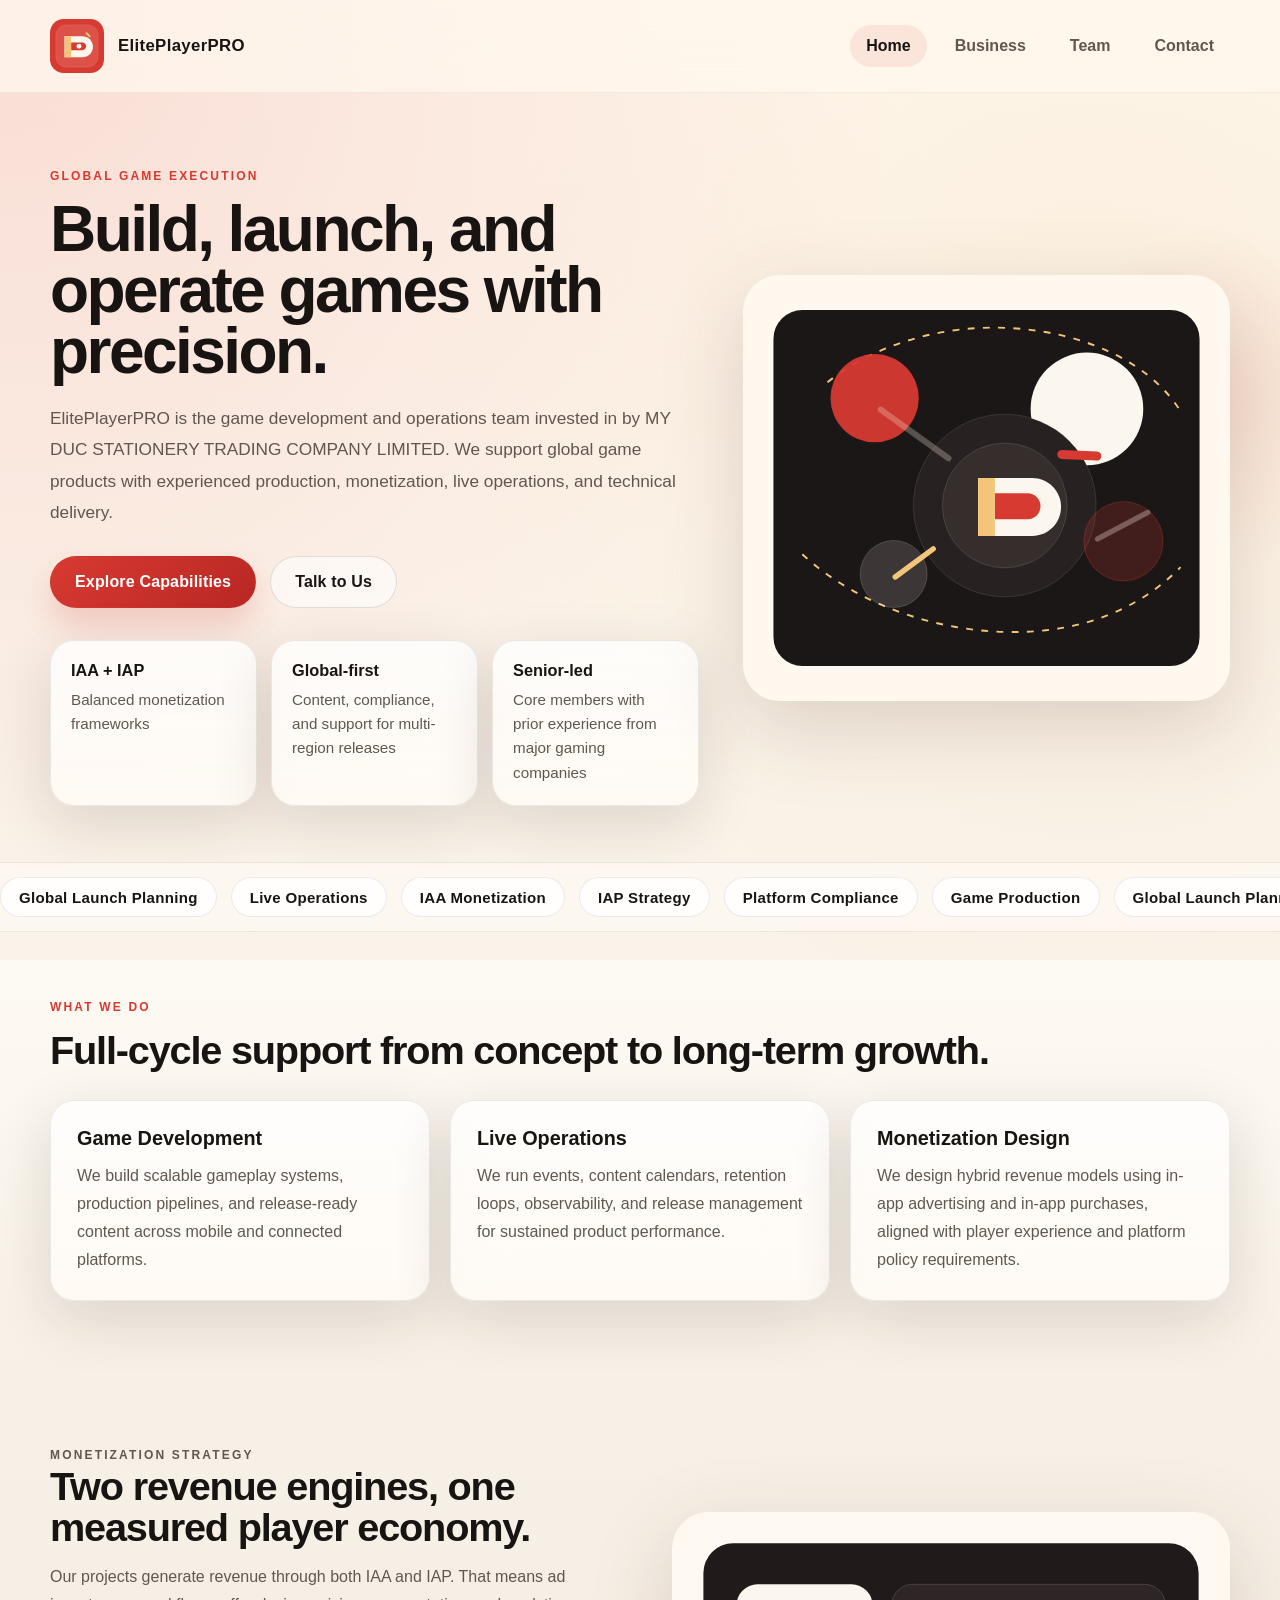
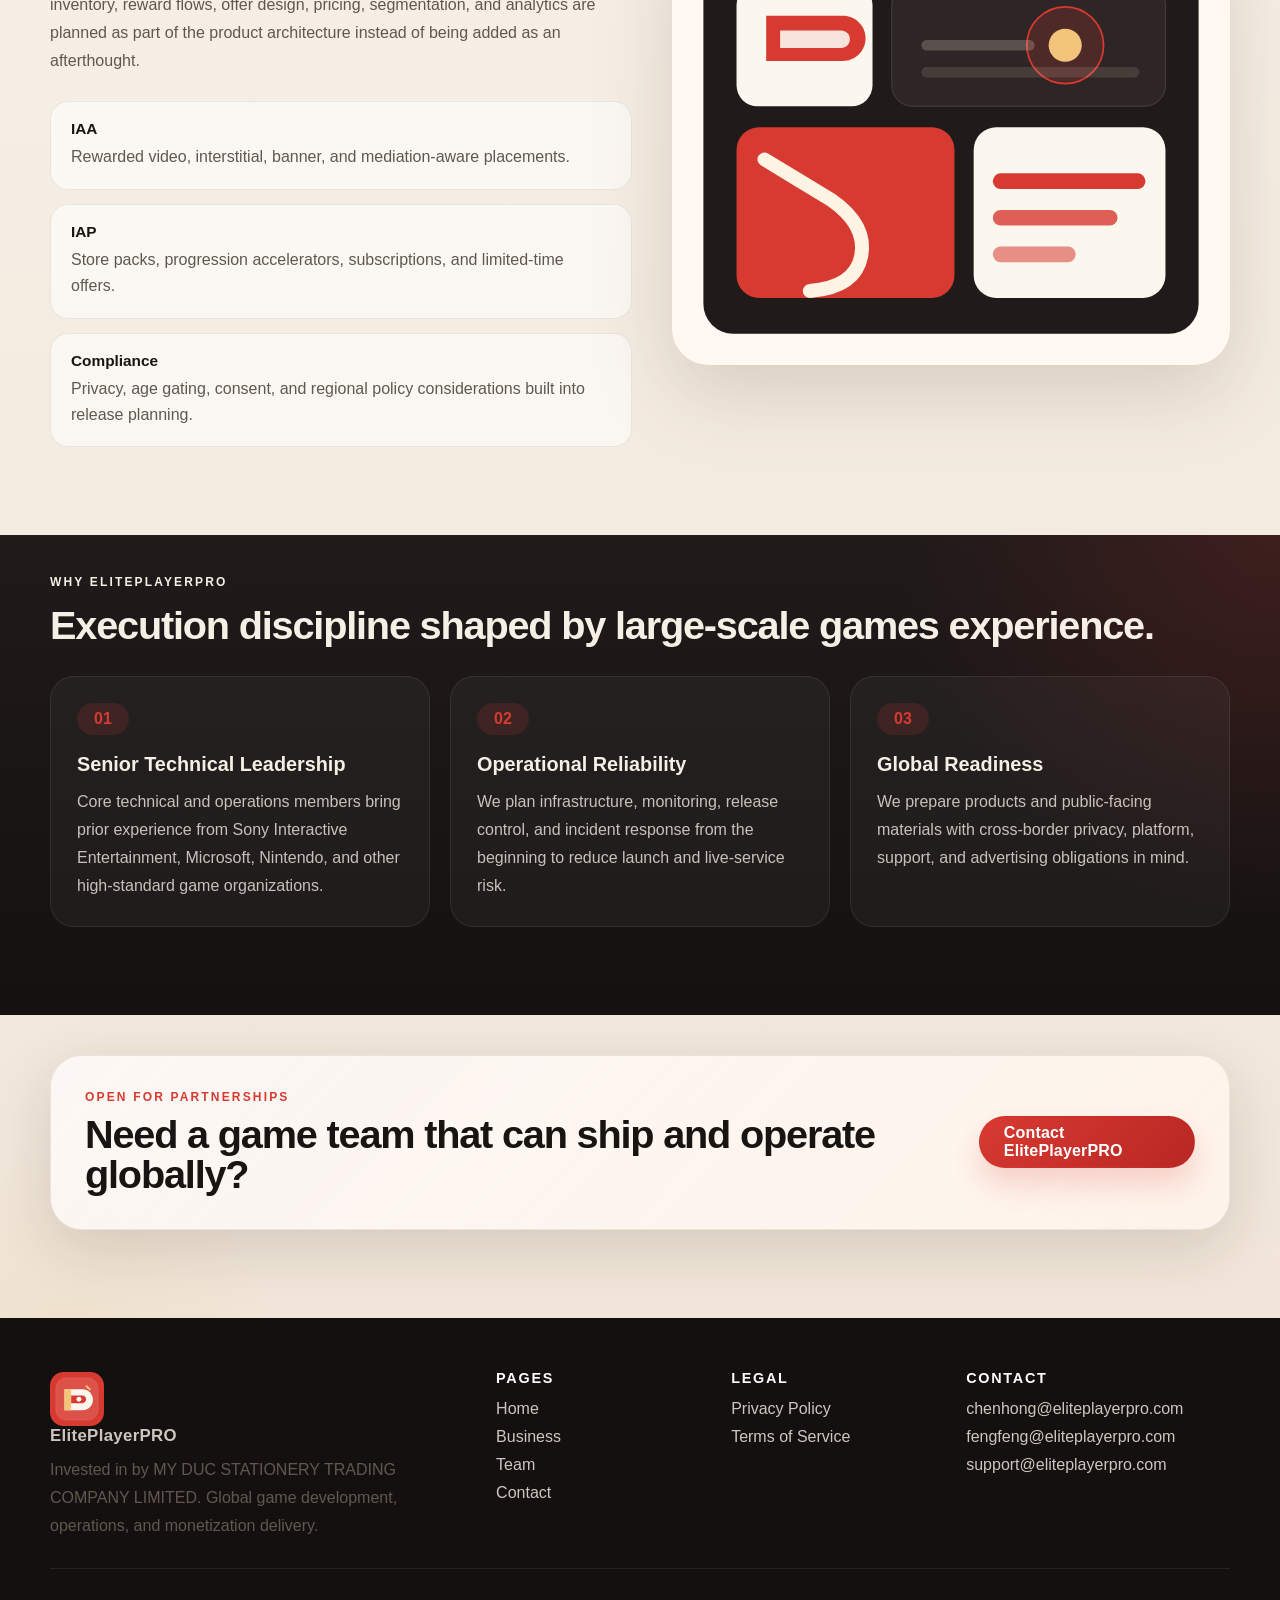
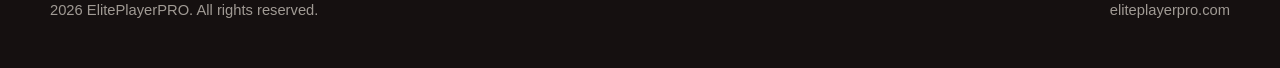
<file: index.html>
<!DOCTYPE html>
<html lang="en">
  <head>
    <meta charset="UTF-8" />
    <meta name="viewport" content="width=device-width, initial-scale=1.0" />
    <title>ElitePlayerPRO | Global Game Development & Live Operations</title>
    <meta
      name="description"
      content="ElitePlayerPRO delivers game development, publishing support, live operations, and compliant monetization strategies for global audiences."
    />
    <meta name="robots" content="index,follow" />
    <meta name="theme-color" content="#d73a31" />
    <meta property="og:title" content="ElitePlayerPRO | Global Game Development & Live Operations" />
    <meta
      property="og:description"
      content="ElitePlayerPRO delivers game development, publishing support, live operations, and compliant monetization strategies for global audiences."
    />
    <meta property="og:type" content="website" />
    <meta property="og:url" content="https://eliteplayerpro.com/" />
    <meta property="og:image" content="https://eliteplayerpro.com/assets/svg/social-card.svg" />
    <meta property="og:site_name" content="ElitePlayerPRO" />
    <meta name="twitter:card" content="summary_large_image" />
    <meta name="twitter:title" content="ElitePlayerPRO | Global Game Development & Live Operations" />
    <meta
      name="twitter:description"
      content="ElitePlayerPRO delivers game development, publishing support, live operations, and compliant monetization strategies for global audiences."
    />
    <meta name="twitter:image" content="https://eliteplayerpro.com/assets/svg/social-card.svg" />
    <link rel="canonical" href="https://eliteplayerpro.com/" />
    <link rel="icon" type="image/svg+xml" href="assets/svg/favicon.svg" />
    <script type="application/ld+json">
      {
        "@context": "https://schema.org",
        "@graph": [
          {
            "@type": "Organization",
            "@id": "https://eliteplayerpro.com/#organization",
            "name": "ElitePlayerPRO",
            "url": "https://eliteplayerpro.com/",
            "logo": "https://eliteplayerpro.com/assets/svg/logo-eliteplayerpro.svg",
            "description": "ElitePlayerPRO is a global game development and live operations team focused on production delivery, IAA and IAP monetization, and compliance-aware release execution.",
            "email": "support@eliteplayerpro.com",
            "contactPoint": [
              {
                "@type": "ContactPoint",
                "contactType": "business inquiries",
                "email": "chenhong@eliteplayerpro.com",
                "availableLanguage": ["English"]
              },
              {
                "@type": "ContactPoint",
                "contactType": "technical support",
                "email": "fengfeng@eliteplayerpro.com",
                "availableLanguage": ["English"]
              },
              {
                "@type": "ContactPoint",
                "contactType": "customer support",
                "email": "support@eliteplayerpro.com",
                "availableLanguage": ["English"]
              }
            ],
            "parentOrganization": {
              "@type": "Organization",
              "name": "MY DUC STATIONERY TRADING COMPANY LIMITED"
            },
            "areaServed": "Worldwide"
          },
          {
            "@type": "WebSite",
            "@id": "https://eliteplayerpro.com/#website",
            "url": "https://eliteplayerpro.com/",
            "name": "ElitePlayerPRO",
            "description": "Official website of ElitePlayerPRO.",
            "publisher": {
              "@id": "https://eliteplayerpro.com/#organization"
            },
            "inLanguage": "en"
          },
          {
            "@type": "WebPage",
            "@id": "https://eliteplayerpro.com/#webpage",
            "url": "https://eliteplayerpro.com/",
            "name": "ElitePlayerPRO | Global Game Development & Live Operations",
            "isPartOf": {
              "@id": "https://eliteplayerpro.com/#website"
            },
            "about": {
              "@id": "https://eliteplayerpro.com/#organization"
            },
            "primaryImageOfPage": {
              "@type": "ImageObject",
              "url": "https://eliteplayerpro.com/assets/svg/social-card.svg"
            },
            "inLanguage": "en"
          }
        ]
      }
    </script>
    <link rel="stylesheet" href="assets/css/styles.css" />
  </head>
  <body data-page="home">
    <div class="site-shell">
      <header class="site-header">
        <div class="container header-row">
          <a class="brand" href="./" aria-label="ElitePlayerPRO home">
            <img src="assets/svg/logo-eliteplayerpro.svg" alt="ElitePlayerPRO logo" />
            <span>ElitePlayerPRO</span>
          </a>
          <button class="nav-toggle" type="button" aria-expanded="false" aria-label="Open navigation">
            <span></span>
            <span></span>
            <span></span>
          </button>
          <nav class="site-nav" aria-label="Primary">
            <a href="./">Home</a>
            <a href="business.html">Business</a>
            <a href="team.html">Team</a>
            <a href="contact.html">Contact</a>
          </nav>
        </div>
      </header>

      <main>
        <section class="hero hero-home">
          <div class="hero-noise" aria-hidden="true"></div>
          <div class="container hero-grid">
            <div class="hero-copy reveal">
              <p class="eyebrow">Global Game Execution</p>
              <h1>Build, launch, and operate games with precision.</h1>
              <p class="lede">
                ElitePlayerPRO is the game development and operations team invested in by
                MY DUC STATIONERY TRADING COMPANY LIMITED. We support global game products
                with experienced production, monetization, live operations, and technical delivery.
              </p>
              <div class="hero-actions">
                <a class="button button-primary" href="business.html">Explore Capabilities</a>
                <a class="button button-secondary" href="contact.html">Talk to Us</a>
              </div>
              <ul class="hero-metrics" aria-label="Key strengths">
                <li>
                  <strong>IAA + IAP</strong>
                  <span>Balanced monetization frameworks</span>
                </li>
                <li>
                  <strong>Global-first</strong>
                  <span>Content, compliance, and support for multi-region releases</span>
                </li>
                <li>
                  <strong>Senior-led</strong>
                  <span>Core members with prior experience from major gaming companies</span>
                </li>
              </ul>
            </div>
            <div class="hero-art reveal">
              <div class="hero-stage" aria-hidden="true">
                <span class="stage-ring stage-ring-one"></span>
                <span class="stage-ring stage-ring-two"></span>
                <span class="stage-spark stage-spark-one"></span>
                <span class="stage-spark stage-spark-two"></span>
              </div>
              <img src="assets/svg/hero-orbit.svg" alt="Abstract illustration of game systems and global live operations" />
            </div>
          </div>
        </section>

        <section class="marquee-strip" aria-label="Brand highlights">
          <div class="marquee-track">
            <span>Global Launch Planning</span>
            <span>Live Operations</span>
            <span>IAA Monetization</span>
            <span>IAP Strategy</span>
            <span>Platform Compliance</span>
            <span>Game Production</span>
            <span>Global Launch Planning</span>
            <span>Live Operations</span>
            <span>IAA Monetization</span>
            <span>IAP Strategy</span>
            <span>Platform Compliance</span>
            <span>Game Production</span>
          </div>
        </section>

        <section class="section section-contrast">
          <div class="container">
            <div class="section-heading reveal">
              <p class="eyebrow">What We Do</p>
              <h2>Full-cycle support from concept to long-term growth.</h2>
            </div>
            <div class="card-grid card-grid-three">
              <article class="feature-card reveal">
                <h3>Game Development</h3>
                <p>
                  We build scalable gameplay systems, production pipelines, and release-ready content
                  across mobile and connected platforms.
                </p>
              </article>
              <article class="feature-card reveal">
                <h3>Live Operations</h3>
                <p>
                  We run events, content calendars, retention loops, observability, and release
                  management for sustained product performance.
                </p>
              </article>
              <article class="feature-card reveal">
                <h3>Monetization Design</h3>
                <p>
                  We design hybrid revenue models using in-app advertising and in-app purchases,
                  aligned with player experience and platform policy requirements.
                </p>
              </article>
            </div>
          </div>
        </section>

        <section class="section">
          <div class="container split-panel">
            <div class="panel-copy reveal">
              <p class="eyebrow">Monetization Strategy</p>
              <h2>Two revenue engines, one measured player economy.</h2>
              <p>
                Our projects generate revenue through both IAA and IAP. That means ad inventory,
                reward flows, offer design, pricing, segmentation, and analytics are planned as part
                of the product architecture instead of being added as an afterthought.
              </p>
              <div class="bullet-list">
                <div>
                  <strong>IAA</strong>
                  <span>Rewarded video, interstitial, banner, and mediation-aware placements.</span>
                </div>
                <div>
                  <strong>IAP</strong>
                  <span>Store packs, progression accelerators, subscriptions, and limited-time offers.</span>
                </div>
                <div>
                  <strong>Compliance</strong>
                  <span>Privacy, age gating, consent, and regional policy considerations built into release planning.</span>
                </div>
              </div>
            </div>
            <div class="panel-art reveal">
              <img src="assets/svg/business-grid.svg" alt="Visualization of monetization systems and analytics" />
            </div>
          </div>
        </section>

        <section class="section section-dark">
          <div class="container">
            <div class="section-heading reveal">
              <p class="eyebrow">Why ElitePlayerPRO</p>
              <h2>Execution discipline shaped by large-scale games experience.</h2>
            </div>
            <div class="timeline-grid">
              <article class="timeline-card reveal">
                <span>01</span>
                <h3>Senior Technical Leadership</h3>
                <p>
                  Core technical and operations members bring prior experience from Sony Interactive
                  Entertainment, Microsoft, Nintendo, and other high-standard game organizations.
                </p>
              </article>
              <article class="timeline-card reveal">
                <span>02</span>
                <h3>Operational Reliability</h3>
                <p>
                  We plan infrastructure, monitoring, release control, and incident response from the
                  beginning to reduce launch and live-service risk.
                </p>
              </article>
              <article class="timeline-card reveal">
                <span>03</span>
                <h3>Global Readiness</h3>
                <p>
                  We prepare products and public-facing materials with cross-border privacy, platform,
                  support, and advertising obligations in mind.
                </p>
              </article>
            </div>
          </div>
        </section>

        <section class="section">
          <div class="container cta-banner reveal">
            <div>
              <p class="eyebrow">Open for Partnerships</p>
              <h2>Need a game team that can ship and operate globally?</h2>
            </div>
            <a class="button button-primary" href="contact.html">Contact ElitePlayerPRO</a>
          </div>
        </section>
      </main>

      <footer class="site-footer">
        <div class="container footer-grid">
          <div>
            <a class="brand brand-footer" href="./">
              <img src="assets/svg/logo-eliteplayerpro.svg" alt="ElitePlayerPRO logo" />
              <span>ElitePlayerPRO</span>
            </a>
            <p>
              Invested in by MY DUC STATIONERY TRADING COMPANY LIMITED. Global game development,
              operations, and monetization delivery.
            </p>
          </div>
          <div>
            <h3>Pages</h3>
            <a href="./">Home</a>
            <a href="business.html">Business</a>
            <a href="team.html">Team</a>
            <a href="contact.html">Contact</a>
          </div>
          <div>
            <h3>Legal</h3>
            <a href="privacy.html">Privacy Policy</a>
            <a href="terms.html">Terms of Service</a>
          </div>
          <div>
            <h3>Contact</h3>
            <a href="mailto:chenhong@eliteplayerpro.com">chenhong@eliteplayerpro.com</a>
            <a href="mailto:fengfeng@eliteplayerpro.com">fengfeng@eliteplayerpro.com</a>
            <a href="mailto:support@eliteplayerpro.com">support@eliteplayerpro.com</a>
          </div>
        </div>
        <div class="container footer-base">
          <p><span id="year"></span> ElitePlayerPRO. All rights reserved.</p>
          <p>eliteplayerpro.com</p>
        </div>
      </footer>
    </div>

    <script src="assets/js/main.js"></script>
  </body>
</html>
</file>
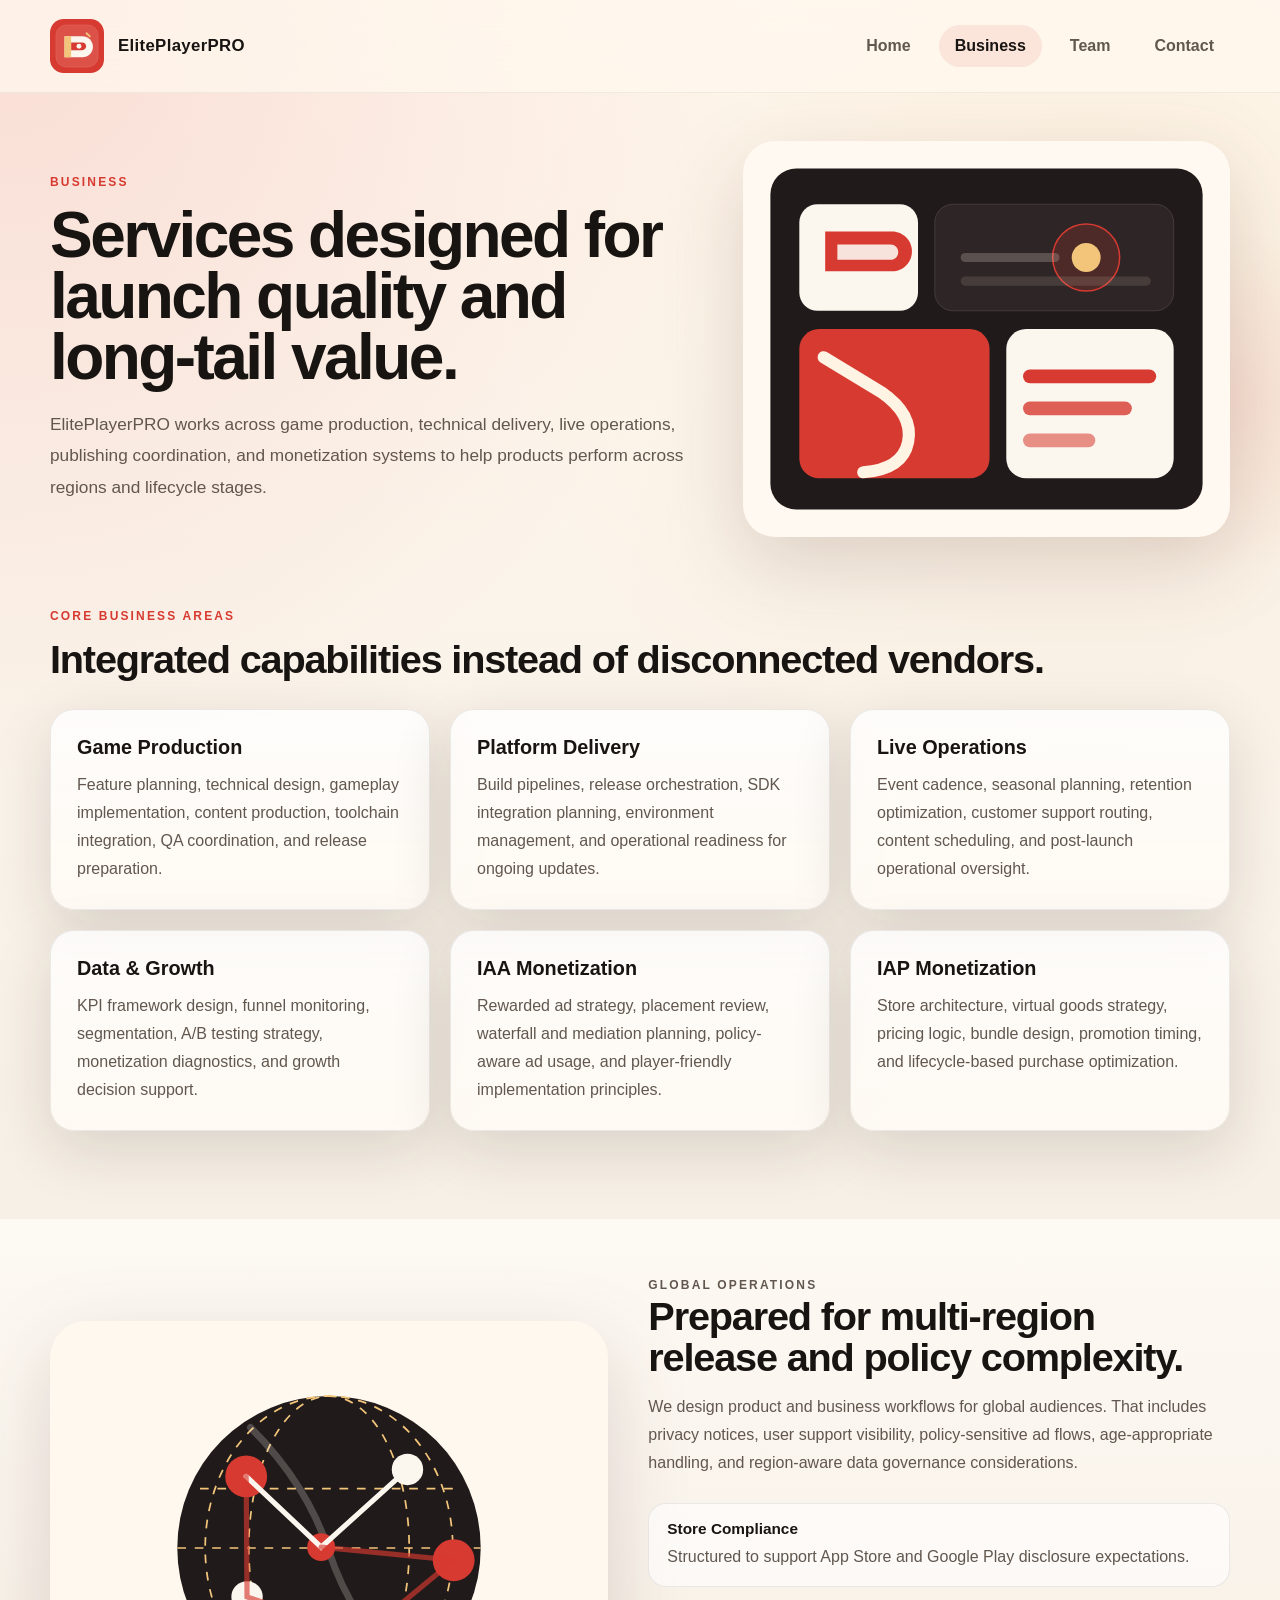
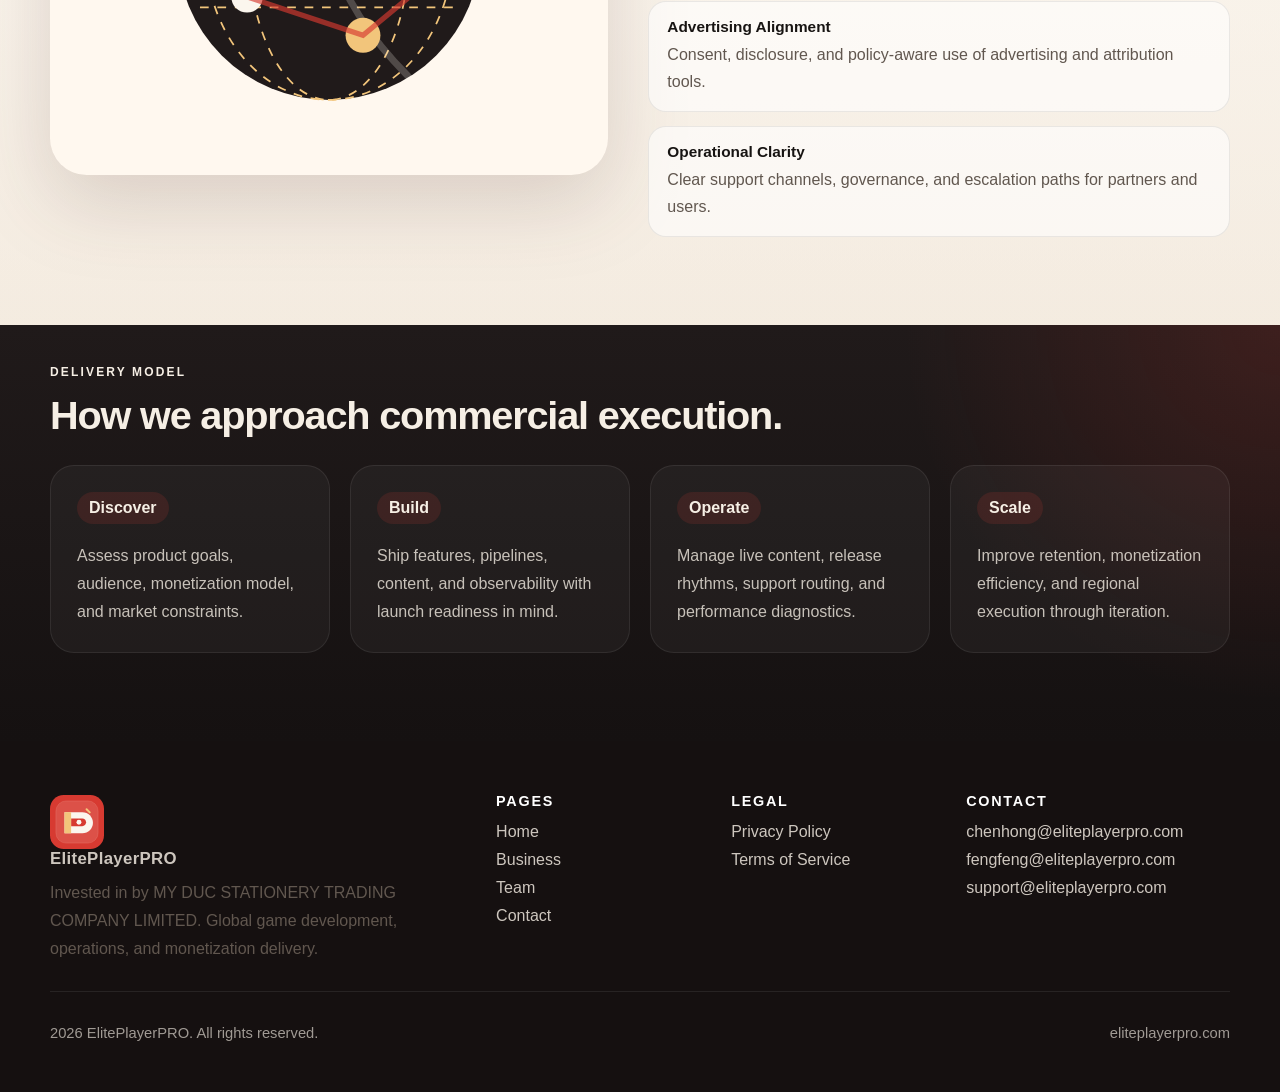
<file: business.html>
<!DOCTYPE html>
<html lang="en">
  <head>
    <meta charset="UTF-8" />
    <meta name="viewport" content="width=device-width, initial-scale=1.0" />
    <title>Business | ElitePlayerPRO</title>
    <meta
      name="description"
      content="Discover ElitePlayerPRO services across game development, live operations, global publishing support, and monetization systems."
    />
    <meta name="robots" content="index,follow" />
    <meta name="theme-color" content="#d73a31" />
    <meta property="og:title" content="Business | ElitePlayerPRO" />
    <meta
      property="og:description"
      content="Discover ElitePlayerPRO services across game development, live operations, global publishing support, and monetization systems."
    />
    <meta property="og:type" content="website" />
    <meta property="og:url" content="https://eliteplayerpro.com/business.html" />
    <meta property="og:image" content="https://eliteplayerpro.com/assets/svg/social-card.svg" />
    <meta property="og:site_name" content="ElitePlayerPRO" />
    <meta name="twitter:card" content="summary_large_image" />
    <meta name="twitter:title" content="Business | ElitePlayerPRO" />
    <meta
      name="twitter:description"
      content="Discover ElitePlayerPRO services across game development, live operations, global publishing support, and monetization systems."
    />
    <meta name="twitter:image" content="https://eliteplayerpro.com/assets/svg/social-card.svg" />
    <link rel="canonical" href="https://eliteplayerpro.com/business.html" />
    <link rel="icon" type="image/svg+xml" href="assets/svg/favicon.svg" />
    <link rel="stylesheet" href="assets/css/styles.css" />
  </head>
  <body data-page="business">
    <div class="site-shell">
      <header class="site-header">
        <div class="container header-row">
          <a class="brand" href="./" aria-label="ElitePlayerPRO home">
            <img src="assets/svg/logo-eliteplayerpro.svg" alt="ElitePlayerPRO logo" />
            <span>ElitePlayerPRO</span>
          </a>
          <button class="nav-toggle" type="button" aria-expanded="false" aria-label="Open navigation">
            <span></span>
            <span></span>
            <span></span>
          </button>
          <nav class="site-nav" aria-label="Primary">
            <a href="./">Home</a>
            <a href="business.html">Business</a>
            <a href="team.html">Team</a>
            <a href="contact.html">Contact</a>
          </nav>
        </div>
      </header>

      <main>
        <section class="subhero">
          <div class="container subhero-grid">
            <div class="reveal">
              <p class="eyebrow">Business</p>
              <h1>Services designed for launch quality and long-tail value.</h1>
              <p class="lede">
                ElitePlayerPRO works across game production, technical delivery, live operations,
                publishing coordination, and monetization systems to help products perform across
                regions and lifecycle stages.
              </p>
            </div>
            <div class="reveal subhero-art">
              <img src="assets/svg/business-grid.svg" alt="Abstract service framework illustration" />
            </div>
          </div>
        </section>

        <section class="section">
          <div class="container">
            <div class="section-heading reveal">
              <p class="eyebrow">Core Business Areas</p>
              <h2>Integrated capabilities instead of disconnected vendors.</h2>
            </div>
            <div class="service-grid">
              <article class="service-card reveal">
                <h3>Game Production</h3>
                <p>
                  Feature planning, technical design, gameplay implementation, content production,
                  toolchain integration, QA coordination, and release preparation.
                </p>
              </article>
              <article class="service-card reveal">
                <h3>Platform Delivery</h3>
                <p>
                  Build pipelines, release orchestration, SDK integration planning, environment
                  management, and operational readiness for ongoing updates.
                </p>
              </article>
              <article class="service-card reveal">
                <h3>Live Operations</h3>
                <p>
                  Event cadence, seasonal planning, retention optimization, customer support routing,
                  content scheduling, and post-launch operational oversight.
                </p>
              </article>
              <article class="service-card reveal">
                <h3>Data & Growth</h3>
                <p>
                  KPI framework design, funnel monitoring, segmentation, A/B testing strategy,
                  monetization diagnostics, and growth decision support.
                </p>
              </article>
              <article class="service-card reveal">
                <h3>IAA Monetization</h3>
                <p>
                  Rewarded ad strategy, placement review, waterfall and mediation planning, policy-aware
                  ad usage, and player-friendly implementation principles.
                </p>
              </article>
              <article class="service-card reveal">
                <h3>IAP Monetization</h3>
                <p>
                  Store architecture, virtual goods strategy, pricing logic, bundle design, promotion
                  timing, and lifecycle-based purchase optimization.
                </p>
              </article>
            </div>
          </div>
        </section>

        <section class="section section-contrast">
          <div class="container split-panel reverse-panel">
            <div class="panel-art reveal">
              <img src="assets/svg/world-network.svg" alt="Global network and market coverage illustration" />
            </div>
            <div class="panel-copy reveal">
              <p class="eyebrow">Global Operations</p>
              <h2>Prepared for multi-region release and policy complexity.</h2>
              <p>
                We design product and business workflows for global audiences. That includes privacy
                notices, user support visibility, policy-sensitive ad flows, age-appropriate handling,
                and region-aware data governance considerations.
              </p>
              <div class="bullet-list compact-list">
                <div>
                  <strong>Store Compliance</strong>
                  <span>Structured to support App Store and Google Play disclosure expectations.</span>
                </div>
                <div>
                  <strong>Advertising Alignment</strong>
                  <span>Consent, disclosure, and policy-aware use of advertising and attribution tools.</span>
                </div>
                <div>
                  <strong>Operational Clarity</strong>
                  <span>Clear support channels, governance, and escalation paths for partners and users.</span>
                </div>
              </div>
            </div>
          </div>
        </section>

        <section class="section section-dark">
          <div class="container">
            <div class="section-heading reveal">
              <p class="eyebrow">Delivery Model</p>
              <h2>How we approach commercial execution.</h2>
            </div>
            <div class="process-grid">
              <article class="process-card reveal">
                <span>Discover</span>
                <p>Assess product goals, audience, monetization model, and market constraints.</p>
              </article>
              <article class="process-card reveal">
                <span>Build</span>
                <p>Ship features, pipelines, content, and observability with launch readiness in mind.</p>
              </article>
              <article class="process-card reveal">
                <span>Operate</span>
                <p>Manage live content, release rhythms, support routing, and performance diagnostics.</p>
              </article>
              <article class="process-card reveal">
                <span>Scale</span>
                <p>Improve retention, monetization efficiency, and regional execution through iteration.</p>
              </article>
            </div>
          </div>
        </section>
      </main>

      <footer class="site-footer">
        <div class="container footer-grid">
          <div>
            <a class="brand brand-footer" href="./">
              <img src="assets/svg/logo-eliteplayerpro.svg" alt="ElitePlayerPRO logo" />
              <span>ElitePlayerPRO</span>
            </a>
            <p>
              Invested in by MY DUC STATIONERY TRADING COMPANY LIMITED. Global game development,
              operations, and monetization delivery.
            </p>
          </div>
          <div>
            <h3>Pages</h3>
            <a href="./">Home</a>
            <a href="business.html">Business</a>
            <a href="team.html">Team</a>
            <a href="contact.html">Contact</a>
          </div>
          <div>
            <h3>Legal</h3>
            <a href="privacy.html">Privacy Policy</a>
            <a href="terms.html">Terms of Service</a>
          </div>
          <div>
            <h3>Contact</h3>
            <a href="mailto:chenhong@eliteplayerpro.com">chenhong@eliteplayerpro.com</a>
            <a href="mailto:fengfeng@eliteplayerpro.com">fengfeng@eliteplayerpro.com</a>
            <a href="mailto:support@eliteplayerpro.com">support@eliteplayerpro.com</a>
          </div>
        </div>
        <div class="container footer-base">
          <p><span id="year"></span> ElitePlayerPRO. All rights reserved.</p>
          <p>eliteplayerpro.com</p>
        </div>
      </footer>
    </div>

    <script src="assets/js/main.js"></script>
  </body>
</html>
</file>
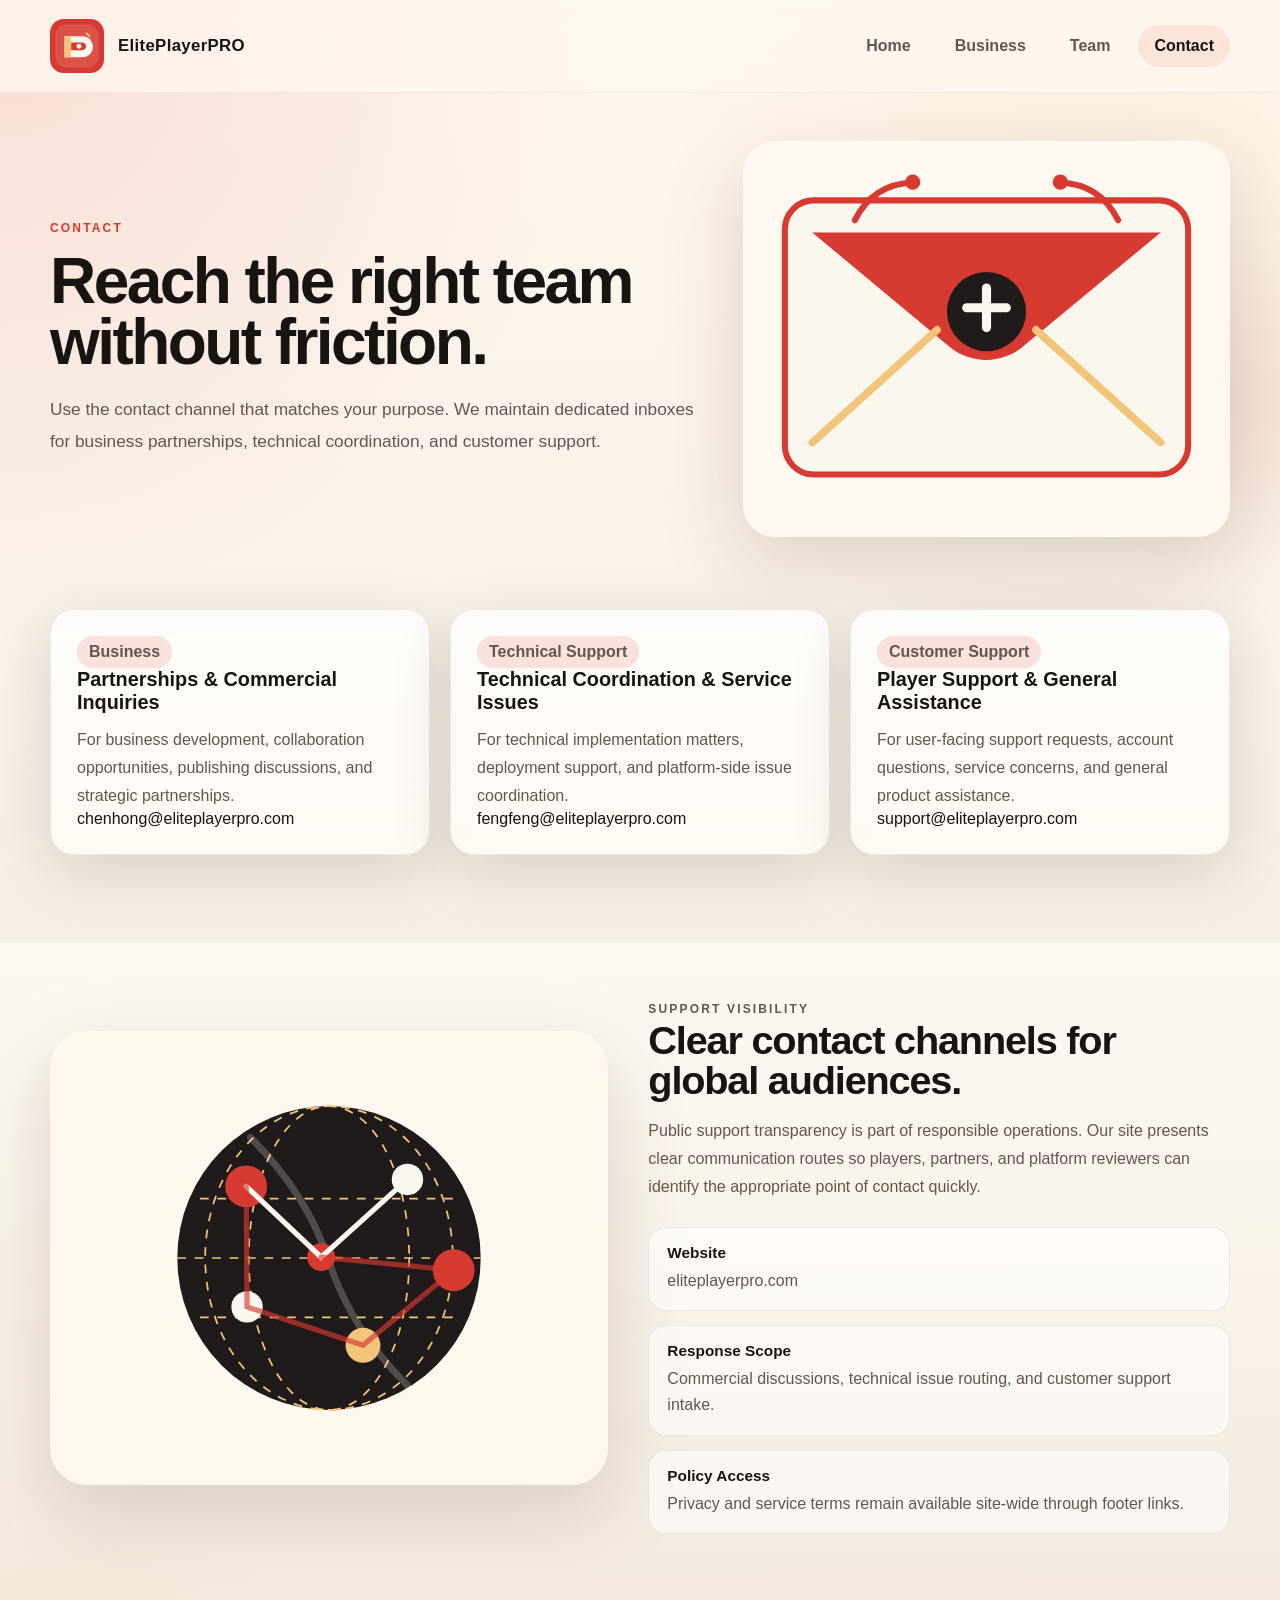
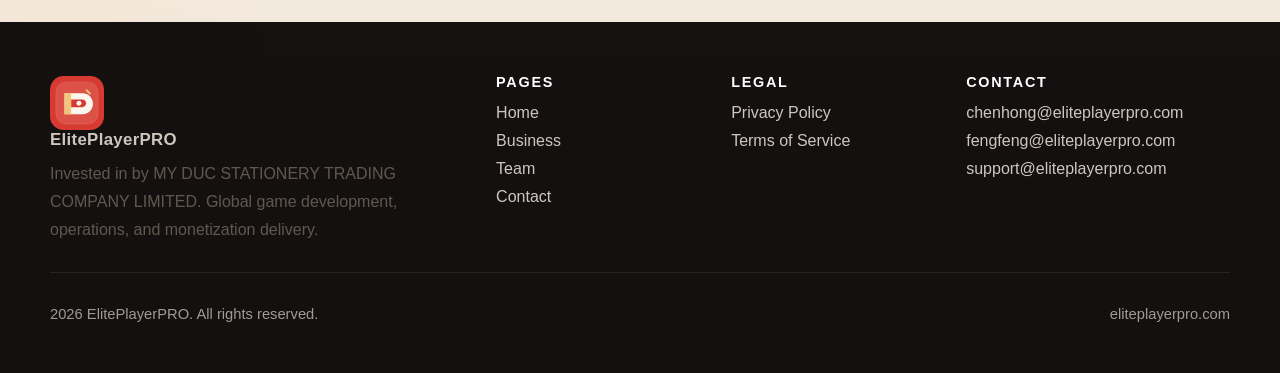
<file: contact.html>
<!DOCTYPE html>
<html lang="en">
  <head>
    <meta charset="UTF-8" />
    <meta name="viewport" content="width=device-width, initial-scale=1.0" />
    <title>Contact | ElitePlayerPRO</title>
    <meta
      name="description"
      content="Contact ElitePlayerPRO for business partnerships, technical support, or customer support."
    />
    <meta name="robots" content="index,follow" />
    <meta name="theme-color" content="#d73a31" />
    <meta property="og:title" content="Contact | ElitePlayerPRO" />
    <meta
      property="og:description"
      content="Contact ElitePlayerPRO for business partnerships, technical support, or customer support."
    />
    <meta property="og:type" content="website" />
    <meta property="og:url" content="https://eliteplayerpro.com/contact.html" />
    <meta property="og:image" content="https://eliteplayerpro.com/assets/svg/social-card.svg" />
    <meta property="og:site_name" content="ElitePlayerPRO" />
    <meta name="twitter:card" content="summary_large_image" />
    <meta name="twitter:title" content="Contact | ElitePlayerPRO" />
    <meta
      name="twitter:description"
      content="Contact ElitePlayerPRO for business partnerships, technical support, or customer support."
    />
    <meta name="twitter:image" content="https://eliteplayerpro.com/assets/svg/social-card.svg" />
    <link rel="canonical" href="https://eliteplayerpro.com/contact.html" />
    <link rel="icon" type="image/svg+xml" href="assets/svg/favicon.svg" />
    <link rel="stylesheet" href="assets/css/styles.css" />
  </head>
  <body data-page="contact">
    <div class="site-shell">
      <header class="site-header">
        <div class="container header-row">
          <a class="brand" href="./" aria-label="ElitePlayerPRO home">
            <img src="assets/svg/logo-eliteplayerpro.svg" alt="ElitePlayerPRO logo" />
            <span>ElitePlayerPRO</span>
          </a>
          <button class="nav-toggle" type="button" aria-expanded="false" aria-label="Open navigation">
            <span></span>
            <span></span>
            <span></span>
          </button>
          <nav class="site-nav" aria-label="Primary">
            <a href="./">Home</a>
            <a href="business.html">Business</a>
            <a href="team.html">Team</a>
            <a href="contact.html">Contact</a>
          </nav>
        </div>
      </header>

      <main>
        <section class="subhero">
          <div class="container subhero-grid">
            <div class="reveal">
              <p class="eyebrow">Contact</p>
              <h1>Reach the right team without friction.</h1>
              <p class="lede">
                Use the contact channel that matches your purpose. We maintain dedicated inboxes for
                business partnerships, technical coordination, and customer support.
              </p>
            </div>
            <div class="reveal subhero-art">
              <img src="assets/svg/contact-signal.svg" alt="Abstract contact and support illustration" />
            </div>
          </div>
        </section>

        <section class="section">
          <div class="container contact-grid">
            <article class="contact-card reveal">
              <p class="contact-label">Business</p>
              <h2>Partnerships & Commercial Inquiries</h2>
              <p>
                For business development, collaboration opportunities, publishing discussions, and
                strategic partnerships.
              </p>
              <a href="mailto:chenhong@eliteplayerpro.com">chenhong@eliteplayerpro.com</a>
            </article>
            <article class="contact-card reveal">
              <p class="contact-label">Technical Support</p>
              <h2>Technical Coordination & Service Issues</h2>
              <p>
                For technical implementation matters, deployment support, and platform-side issue
                coordination.
              </p>
              <a href="mailto:fengfeng@eliteplayerpro.com">fengfeng@eliteplayerpro.com</a>
            </article>
            <article class="contact-card reveal">
              <p class="contact-label">Customer Support</p>
              <h2>Player Support & General Assistance</h2>
              <p>
                For user-facing support requests, account questions, service concerns, and general
                product assistance.
              </p>
              <a href="mailto:support@eliteplayerpro.com">support@eliteplayerpro.com</a>
            </article>
          </div>
        </section>

        <section class="section section-contrast">
          <div class="container split-panel reverse-panel">
            <div class="panel-art reveal">
              <img src="assets/svg/world-network.svg" alt="Global support coverage illustration" />
            </div>
            <div class="panel-copy reveal">
              <p class="eyebrow">Support Visibility</p>
              <h2>Clear contact channels for global audiences.</h2>
              <p>
                Public support transparency is part of responsible operations. Our site presents clear
                communication routes so players, partners, and platform reviewers can identify the
                appropriate point of contact quickly.
              </p>
              <div class="bullet-list compact-list">
                <div>
                  <strong>Website</strong>
                  <span><a href="https://eliteplayerpro.com">eliteplayerpro.com</a></span>
                </div>
                <div>
                  <strong>Response Scope</strong>
                  <span>Commercial discussions, technical issue routing, and customer support intake.</span>
                </div>
                <div>
                  <strong>Policy Access</strong>
                  <span>Privacy and service terms remain available site-wide through footer links.</span>
                </div>
              </div>
            </div>
          </div>
        </section>
      </main>

      <footer class="site-footer">
        <div class="container footer-grid">
          <div>
            <a class="brand brand-footer" href="./">
              <img src="assets/svg/logo-eliteplayerpro.svg" alt="ElitePlayerPRO logo" />
              <span>ElitePlayerPRO</span>
            </a>
            <p>
              Invested in by MY DUC STATIONERY TRADING COMPANY LIMITED. Global game development,
              operations, and monetization delivery.
            </p>
          </div>
          <div>
            <h3>Pages</h3>
            <a href="./">Home</a>
            <a href="business.html">Business</a>
            <a href="team.html">Team</a>
            <a href="contact.html">Contact</a>
          </div>
          <div>
            <h3>Legal</h3>
            <a href="privacy.html">Privacy Policy</a>
            <a href="terms.html">Terms of Service</a>
          </div>
          <div>
            <h3>Contact</h3>
            <a href="mailto:chenhong@eliteplayerpro.com">chenhong@eliteplayerpro.com</a>
            <a href="mailto:fengfeng@eliteplayerpro.com">fengfeng@eliteplayerpro.com</a>
            <a href="mailto:support@eliteplayerpro.com">support@eliteplayerpro.com</a>
          </div>
        </div>
        <div class="container footer-base">
          <p><span id="year"></span> ElitePlayerPRO. All rights reserved.</p>
          <p>eliteplayerpro.com</p>
        </div>
      </footer>
    </div>

    <script src="assets/js/main.js"></script>
  </body>
</html>
</file>
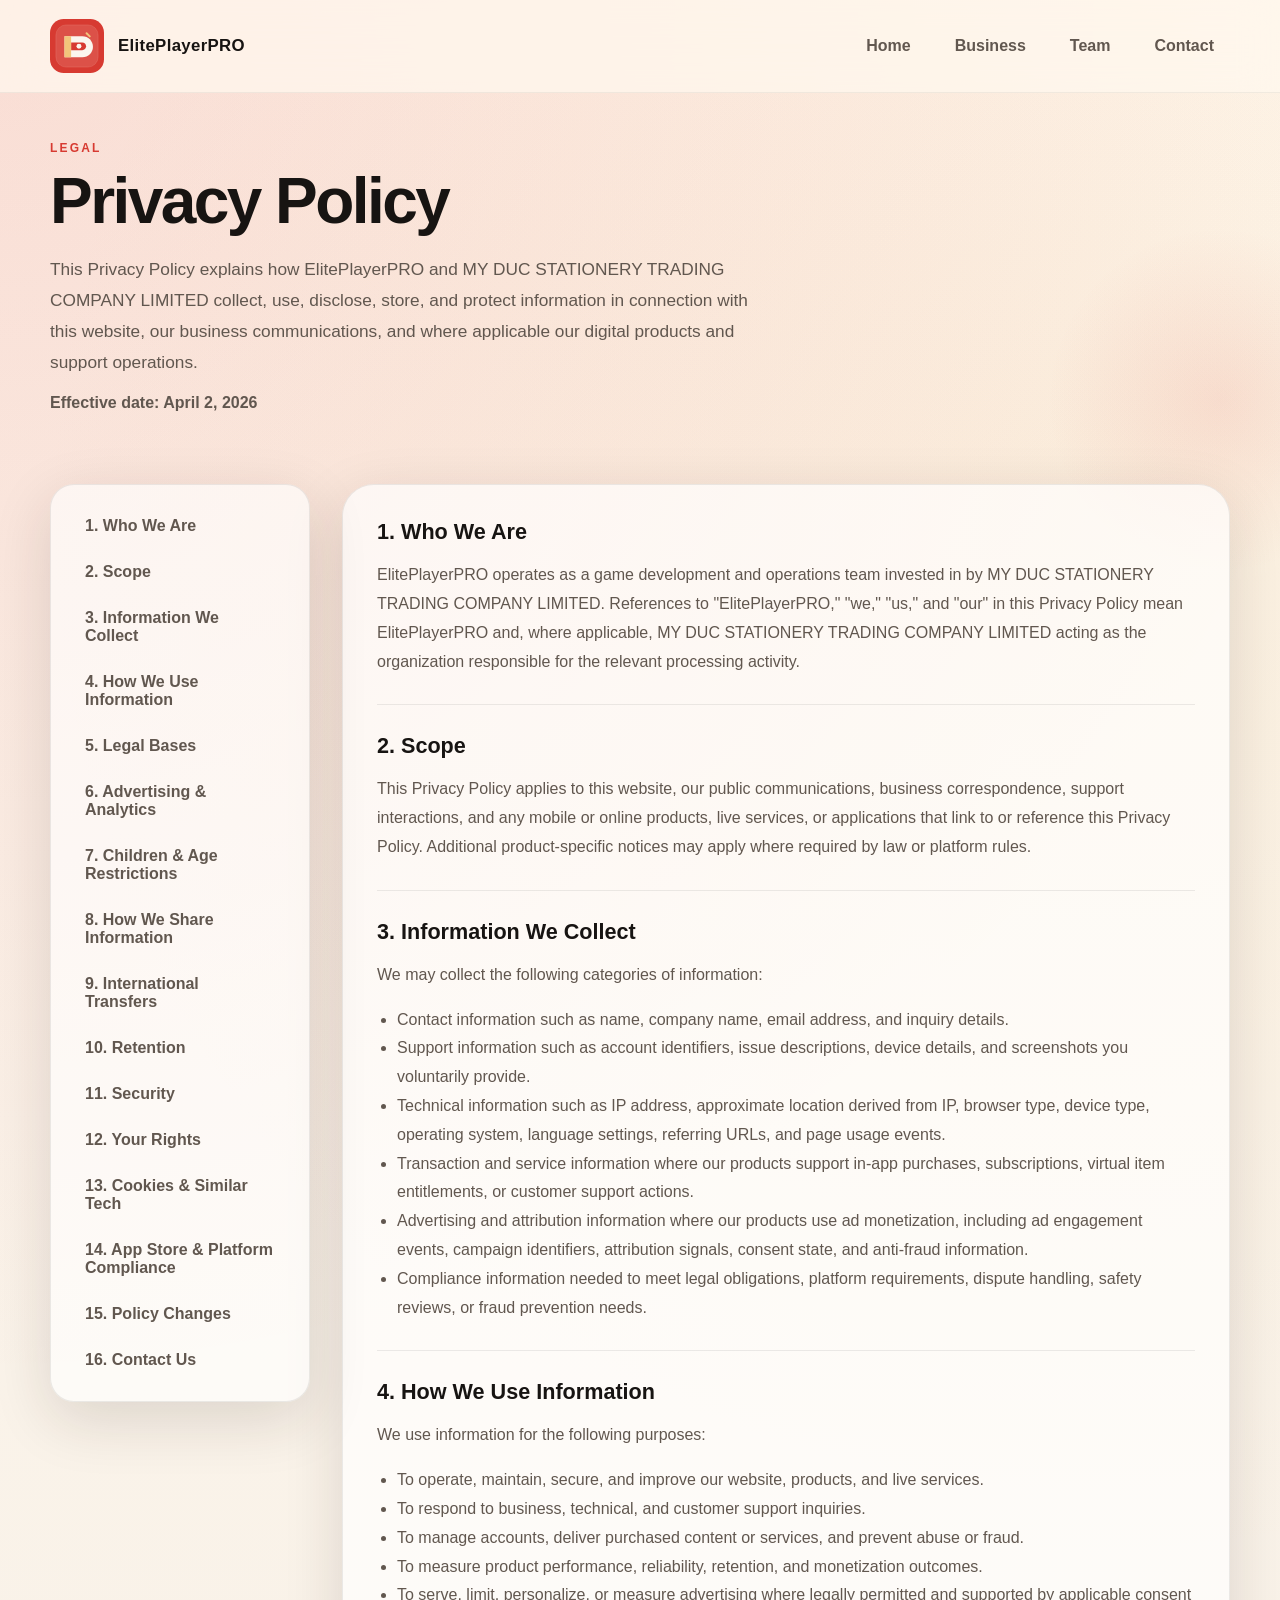
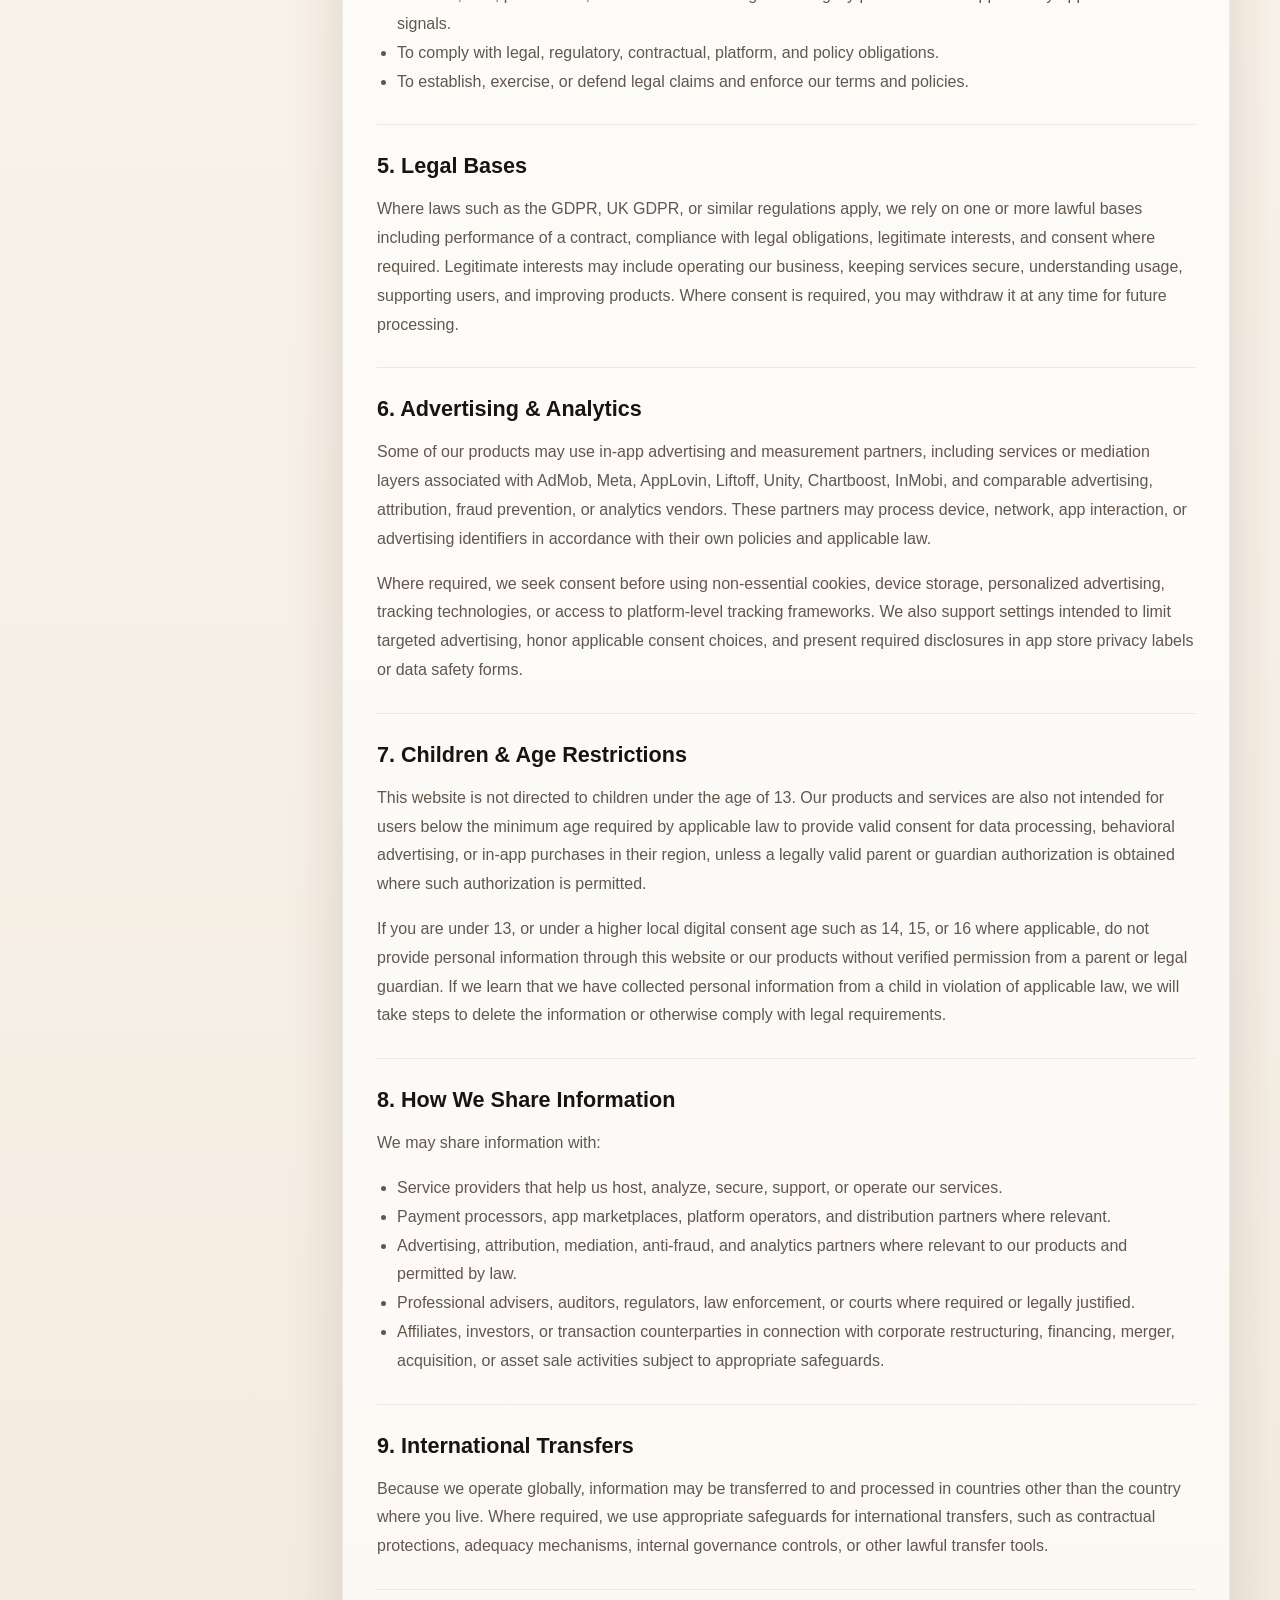
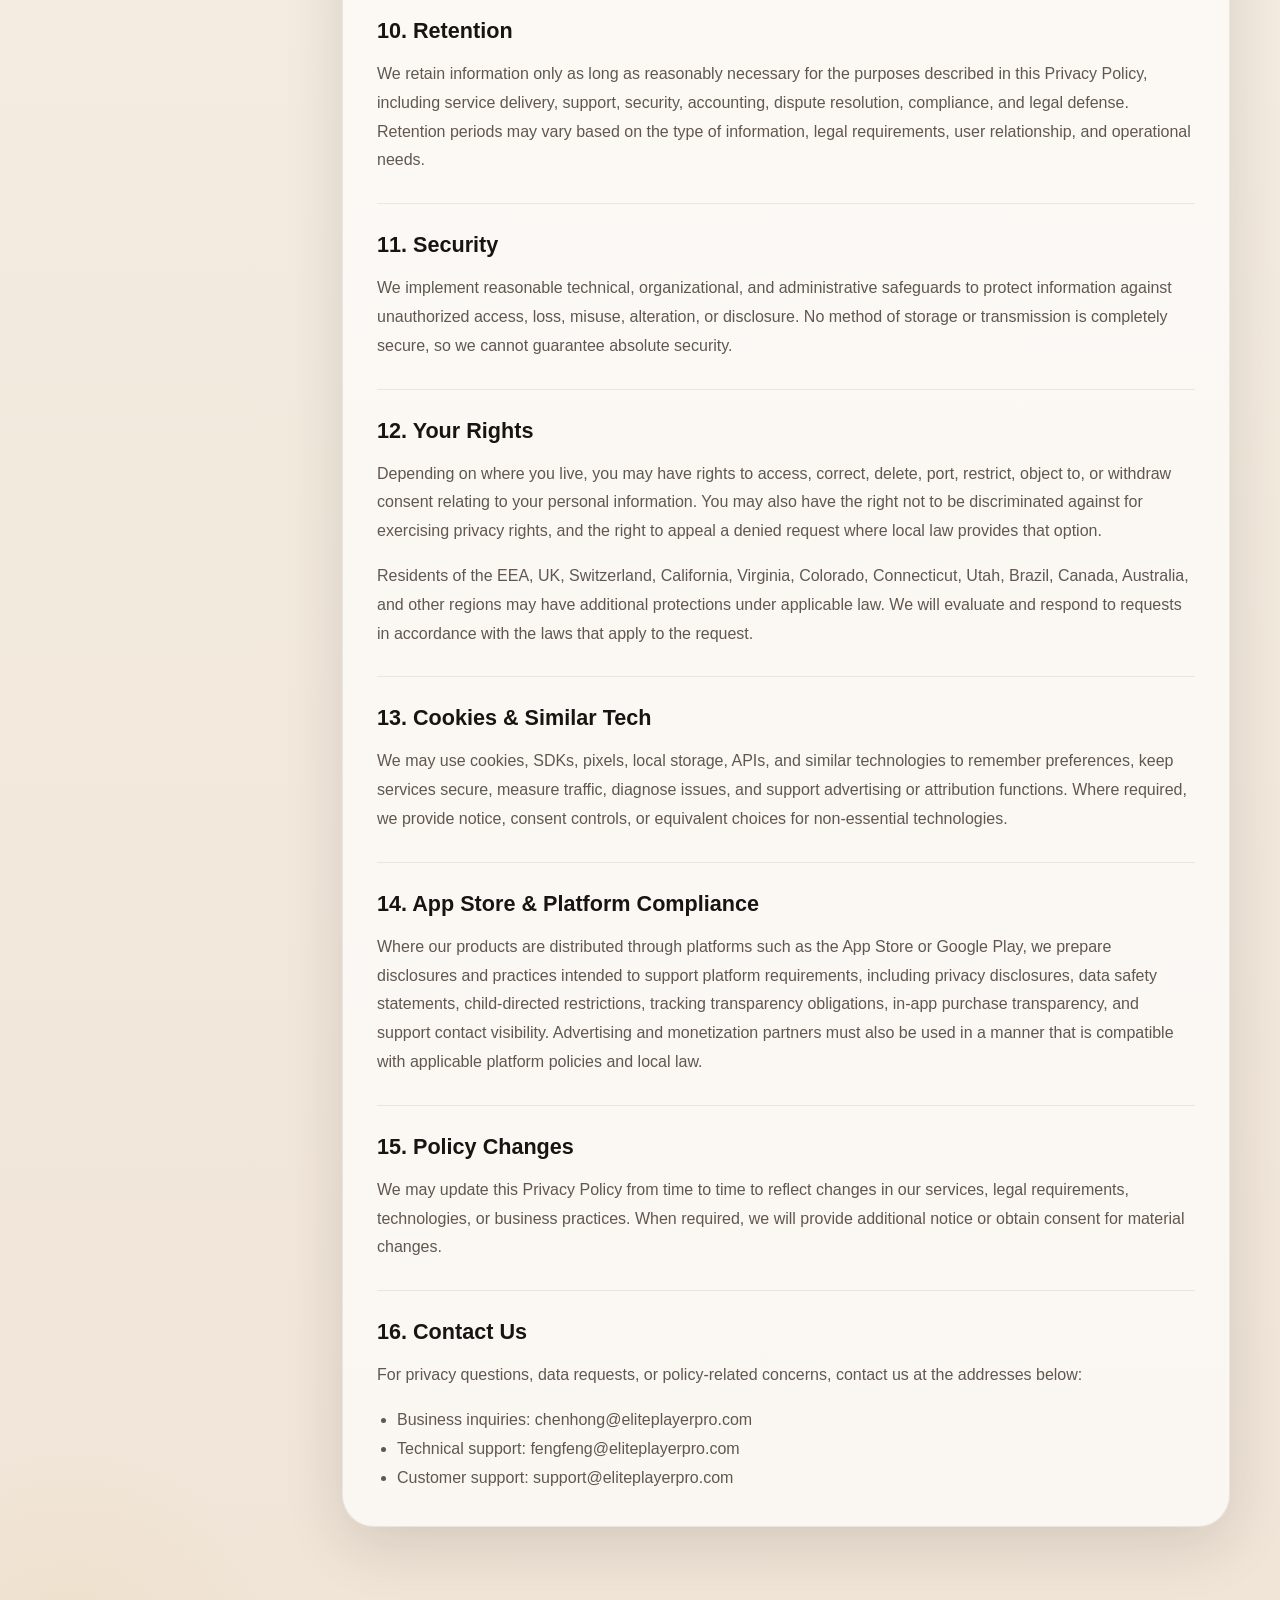
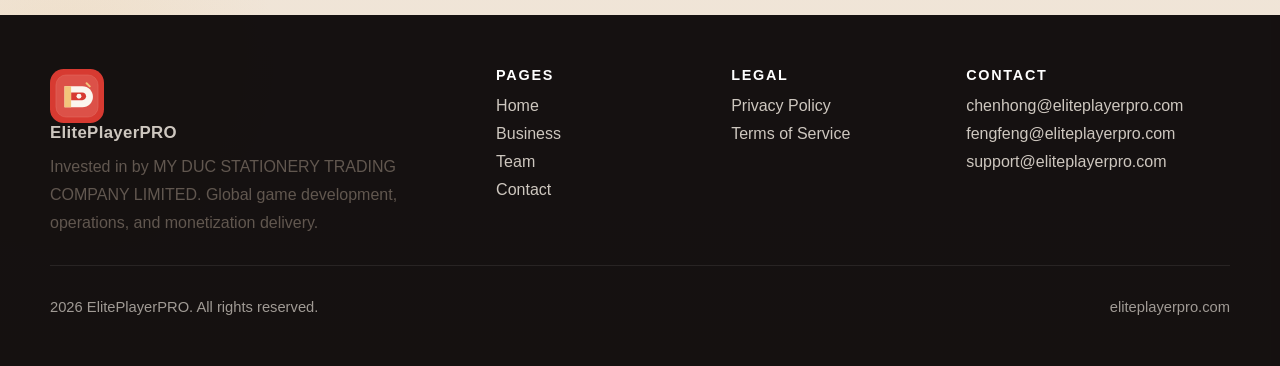
<file: privacy.html>
<!DOCTYPE html>
<html lang="en">
  <head>
    <meta charset="UTF-8" />
    <meta name="viewport" content="width=device-width, initial-scale=1.0" />
    <title>Privacy Policy | ElitePlayerPRO</title>
    <meta
      name="description"
      content="Read the ElitePlayerPRO Privacy Policy covering website data handling, global privacy rights, children restrictions, and advertising compliance principles."
    />
    <meta name="robots" content="index,follow" />
    <meta name="theme-color" content="#d73a31" />
    <meta property="og:title" content="Privacy Policy | ElitePlayerPRO" />
    <meta
      property="og:description"
      content="Read the ElitePlayerPRO Privacy Policy covering website data handling, global privacy rights, children restrictions, and advertising compliance principles."
    />
    <meta property="og:type" content="website" />
    <meta property="og:url" content="https://eliteplayerpro.com/privacy.html" />
    <meta property="og:image" content="https://eliteplayerpro.com/assets/svg/social-card.svg" />
    <meta property="og:site_name" content="ElitePlayerPRO" />
    <meta name="twitter:card" content="summary_large_image" />
    <meta name="twitter:title" content="Privacy Policy | ElitePlayerPRO" />
    <meta
      name="twitter:description"
      content="Read the ElitePlayerPRO Privacy Policy covering website data handling, global privacy rights, children restrictions, and advertising compliance principles."
    />
    <meta name="twitter:image" content="https://eliteplayerpro.com/assets/svg/social-card.svg" />
    <link rel="canonical" href="https://eliteplayerpro.com/privacy.html" />
    <link rel="icon" type="image/svg+xml" href="assets/svg/favicon.svg" />
    <link rel="stylesheet" href="assets/css/styles.css" />
  </head>
  <body data-page="privacy">
    <div class="site-shell">
      <header class="site-header">
        <div class="container header-row">
          <a class="brand" href="./" aria-label="ElitePlayerPRO home">
            <img src="assets/svg/logo-eliteplayerpro.svg" alt="ElitePlayerPRO logo" />
            <span>ElitePlayerPRO</span>
          </a>
          <button class="nav-toggle" type="button" aria-expanded="false" aria-label="Open navigation">
            <span></span>
            <span></span>
            <span></span>
          </button>
          <nav class="site-nav" aria-label="Primary">
            <a href="./">Home</a>
            <a href="business.html">Business</a>
            <a href="team.html">Team</a>
            <a href="contact.html">Contact</a>
          </nav>
        </div>
      </header>

      <main>
        <section class="legal-hero">
          <div class="container reveal">
            <p class="eyebrow">Legal</p>
            <h1>Privacy Policy</h1>
            <p class="lede">
              This Privacy Policy explains how ElitePlayerPRO and MY DUC STATIONERY TRADING COMPANY
              LIMITED collect, use, disclose, store, and protect information in connection with this
              website, our business communications, and where applicable our digital products and
              support operations.
            </p>
            <p class="legal-meta">Effective date: April 2, 2026</p>
          </div>
        </section>

        <section class="section legal-section">
          <div class="container legal-layout reveal">
            <aside class="legal-index">
              <a href="#controller">1. Who We Are</a>
              <a href="#scope">2. Scope</a>
              <a href="#data-we-collect">3. Information We Collect</a>
              <a href="#how-we-use">4. How We Use Information</a>
              <a href="#legal-bases">5. Legal Bases</a>
              <a href="#ads-analytics">6. Advertising & Analytics</a>
              <a href="#children">7. Children & Age Restrictions</a>
              <a href="#sharing">8. How We Share Information</a>
              <a href="#transfers">9. International Transfers</a>
              <a href="#retention">10. Retention</a>
              <a href="#security">11. Security</a>
              <a href="#rights">12. Your Rights</a>
              <a href="#cookies">13. Cookies & Similar Tech</a>
              <a href="#stores">14. App Store & Platform Compliance</a>
              <a href="#changes">15. Policy Changes</a>
              <a href="#contact-us">16. Contact Us</a>
            </aside>
            <article class="legal-article">
              <section id="controller">
                <h2>1. Who We Are</h2>
                <p>
                  ElitePlayerPRO operates as a game development and operations team invested in by MY
                  DUC STATIONERY TRADING COMPANY LIMITED. References to "ElitePlayerPRO," "we," "us,"
                  and "our" in this Privacy Policy mean ElitePlayerPRO and, where applicable, MY DUC
                  STATIONERY TRADING COMPANY LIMITED acting as the organization responsible for the
                  relevant processing activity.
                </p>
              </section>

              <section id="scope">
                <h2>2. Scope</h2>
                <p>
                  This Privacy Policy applies to this website, our public communications, business
                  correspondence, support interactions, and any mobile or online products, live
                  services, or applications that link to or reference this Privacy Policy. Additional
                  product-specific notices may apply where required by law or platform rules.
                </p>
              </section>

              <section id="data-we-collect">
                <h2>3. Information We Collect</h2>
                <p>We may collect the following categories of information:</p>
                <ul>
                  <li>Contact information such as name, company name, email address, and inquiry details.</li>
                  <li>Support information such as account identifiers, issue descriptions, device details, and screenshots you voluntarily provide.</li>
                  <li>Technical information such as IP address, approximate location derived from IP, browser type, device type, operating system, language settings, referring URLs, and page usage events.</li>
                  <li>Transaction and service information where our products support in-app purchases, subscriptions, virtual item entitlements, or customer support actions.</li>
                  <li>Advertising and attribution information where our products use ad monetization, including ad engagement events, campaign identifiers, attribution signals, consent state, and anti-fraud information.</li>
                  <li>Compliance information needed to meet legal obligations, platform requirements, dispute handling, safety reviews, or fraud prevention needs.</li>
                </ul>
              </section>

              <section id="how-we-use">
                <h2>4. How We Use Information</h2>
                <p>We use information for the following purposes:</p>
                <ul>
                  <li>To operate, maintain, secure, and improve our website, products, and live services.</li>
                  <li>To respond to business, technical, and customer support inquiries.</li>
                  <li>To manage accounts, deliver purchased content or services, and prevent abuse or fraud.</li>
                  <li>To measure product performance, reliability, retention, and monetization outcomes.</li>
                  <li>To serve, limit, personalize, or measure advertising where legally permitted and supported by applicable consent signals.</li>
                  <li>To comply with legal, regulatory, contractual, platform, and policy obligations.</li>
                  <li>To establish, exercise, or defend legal claims and enforce our terms and policies.</li>
                </ul>
              </section>

              <section id="legal-bases">
                <h2>5. Legal Bases</h2>
                <p>
                  Where laws such as the GDPR, UK GDPR, or similar regulations apply, we rely on one
                  or more lawful bases including performance of a contract, compliance with legal
                  obligations, legitimate interests, and consent where required. Legitimate interests
                  may include operating our business, keeping services secure, understanding usage,
                  supporting users, and improving products. Where consent is required, you may withdraw
                  it at any time for future processing.
                </p>
              </section>

              <section id="ads-analytics">
                <h2>6. Advertising & Analytics</h2>
                <p>
                  Some of our products may use in-app advertising and measurement partners, including
                  services or mediation layers associated with AdMob, Meta, AppLovin, Liftoff, Unity,
                  Chartboost, InMobi, and comparable advertising, attribution, fraud prevention, or
                  analytics vendors. These partners may process device, network, app interaction, or
                  advertising identifiers in accordance with their own policies and applicable law.
                </p>
                <p>
                  Where required, we seek consent before using non-essential cookies, device storage,
                  personalized advertising, tracking technologies, or access to platform-level tracking
                  frameworks. We also support settings intended to limit targeted advertising, honor
                  applicable consent choices, and present required disclosures in app store privacy
                  labels or data safety forms.
                </p>
              </section>

              <section id="children">
                <h2>7. Children & Age Restrictions</h2>
                <p>
                  This website is not directed to children under the age of 13. Our products and
                  services are also not intended for users below the minimum age required by applicable
                  law to provide valid consent for data processing, behavioral advertising, or in-app
                  purchases in their region, unless a legally valid parent or guardian authorization is
                  obtained where such authorization is permitted.
                </p>
                <p>
                  If you are under 13, or under a higher local digital consent age such as 14, 15, or
                  16 where applicable, do not provide personal information through this website or our
                  products without verified permission from a parent or legal guardian. If we learn that
                  we have collected personal information from a child in violation of applicable law,
                  we will take steps to delete the information or otherwise comply with legal
                  requirements.
                </p>
              </section>

              <section id="sharing">
                <h2>8. How We Share Information</h2>
                <p>We may share information with:</p>
                <ul>
                  <li>Service providers that help us host, analyze, secure, support, or operate our services.</li>
                  <li>Payment processors, app marketplaces, platform operators, and distribution partners where relevant.</li>
                  <li>Advertising, attribution, mediation, anti-fraud, and analytics partners where relevant to our products and permitted by law.</li>
                  <li>Professional advisers, auditors, regulators, law enforcement, or courts where required or legally justified.</li>
                  <li>Affiliates, investors, or transaction counterparties in connection with corporate restructuring, financing, merger, acquisition, or asset sale activities subject to appropriate safeguards.</li>
                </ul>
              </section>

              <section id="transfers">
                <h2>9. International Transfers</h2>
                <p>
                  Because we operate globally, information may be transferred to and processed in
                  countries other than the country where you live. Where required, we use appropriate
                  safeguards for international transfers, such as contractual protections, adequacy
                  mechanisms, internal governance controls, or other lawful transfer tools.
                </p>
              </section>

              <section id="retention">
                <h2>10. Retention</h2>
                <p>
                  We retain information only as long as reasonably necessary for the purposes described
                  in this Privacy Policy, including service delivery, support, security, accounting,
                  dispute resolution, compliance, and legal defense. Retention periods may vary based
                  on the type of information, legal requirements, user relationship, and operational
                  needs.
                </p>
              </section>

              <section id="security">
                <h2>11. Security</h2>
                <p>
                  We implement reasonable technical, organizational, and administrative safeguards to
                  protect information against unauthorized access, loss, misuse, alteration, or
                  disclosure. No method of storage or transmission is completely secure, so we cannot
                  guarantee absolute security.
                </p>
              </section>

              <section id="rights">
                <h2>12. Your Rights</h2>
                <p>
                  Depending on where you live, you may have rights to access, correct, delete, port,
                  restrict, object to, or withdraw consent relating to your personal information. You
                  may also have the right not to be discriminated against for exercising privacy rights,
                  and the right to appeal a denied request where local law provides that option.
                </p>
                <p>
                  Residents of the EEA, UK, Switzerland, California, Virginia, Colorado, Connecticut,
                  Utah, Brazil, Canada, Australia, and other regions may have additional protections
                  under applicable law. We will evaluate and respond to requests in accordance with the
                  laws that apply to the request.
                </p>
              </section>

              <section id="cookies">
                <h2>13. Cookies & Similar Tech</h2>
                <p>
                  We may use cookies, SDKs, pixels, local storage, APIs, and similar technologies to
                  remember preferences, keep services secure, measure traffic, diagnose issues, and
                  support advertising or attribution functions. Where required, we provide notice,
                  consent controls, or equivalent choices for non-essential technologies.
                </p>
              </section>

              <section id="stores">
                <h2>14. App Store & Platform Compliance</h2>
                <p>
                  Where our products are distributed through platforms such as the App Store or Google
                  Play, we prepare disclosures and practices intended to support platform requirements,
                  including privacy disclosures, data safety statements, child-directed restrictions,
                  tracking transparency obligations, in-app purchase transparency, and support contact
                  visibility. Advertising and monetization partners must also be used in a manner that
                  is compatible with applicable platform policies and local law.
                </p>
              </section>

              <section id="changes">
                <h2>15. Policy Changes</h2>
                <p>
                  We may update this Privacy Policy from time to time to reflect changes in our
                  services, legal requirements, technologies, or business practices. When required, we
                  will provide additional notice or obtain consent for material changes.
                </p>
              </section>

              <section id="contact-us">
                <h2>16. Contact Us</h2>
                <p>
                  For privacy questions, data requests, or policy-related concerns, contact us at the
                  addresses below:
                </p>
                <ul>
                  <li>Business inquiries: <a href="mailto:chenhong@eliteplayerpro.com">chenhong@eliteplayerpro.com</a></li>
                  <li>Technical support: <a href="mailto:fengfeng@eliteplayerpro.com">fengfeng@eliteplayerpro.com</a></li>
                  <li>Customer support: <a href="mailto:support@eliteplayerpro.com">support@eliteplayerpro.com</a></li>
                </ul>
              </section>
            </article>
          </div>
        </section>
      </main>

      <footer class="site-footer">
        <div class="container footer-grid">
          <div>
            <a class="brand brand-footer" href="./">
              <img src="assets/svg/logo-eliteplayerpro.svg" alt="ElitePlayerPRO logo" />
              <span>ElitePlayerPRO</span>
            </a>
            <p>
              Invested in by MY DUC STATIONERY TRADING COMPANY LIMITED. Global game development,
              operations, and monetization delivery.
            </p>
          </div>
          <div>
            <h3>Pages</h3>
            <a href="./">Home</a>
            <a href="business.html">Business</a>
            <a href="team.html">Team</a>
            <a href="contact.html">Contact</a>
          </div>
          <div>
            <h3>Legal</h3>
            <a href="privacy.html">Privacy Policy</a>
            <a href="terms.html">Terms of Service</a>
          </div>
          <div>
            <h3>Contact</h3>
            <a href="mailto:chenhong@eliteplayerpro.com">chenhong@eliteplayerpro.com</a>
            <a href="mailto:fengfeng@eliteplayerpro.com">fengfeng@eliteplayerpro.com</a>
            <a href="mailto:support@eliteplayerpro.com">support@eliteplayerpro.com</a>
          </div>
        </div>
        <div class="container footer-base">
          <p><span id="year"></span> ElitePlayerPRO. All rights reserved.</p>
          <p>eliteplayerpro.com</p>
        </div>
      </footer>
    </div>

    <script src="assets/js/main.js"></script>
  </body>
</html>
</file>
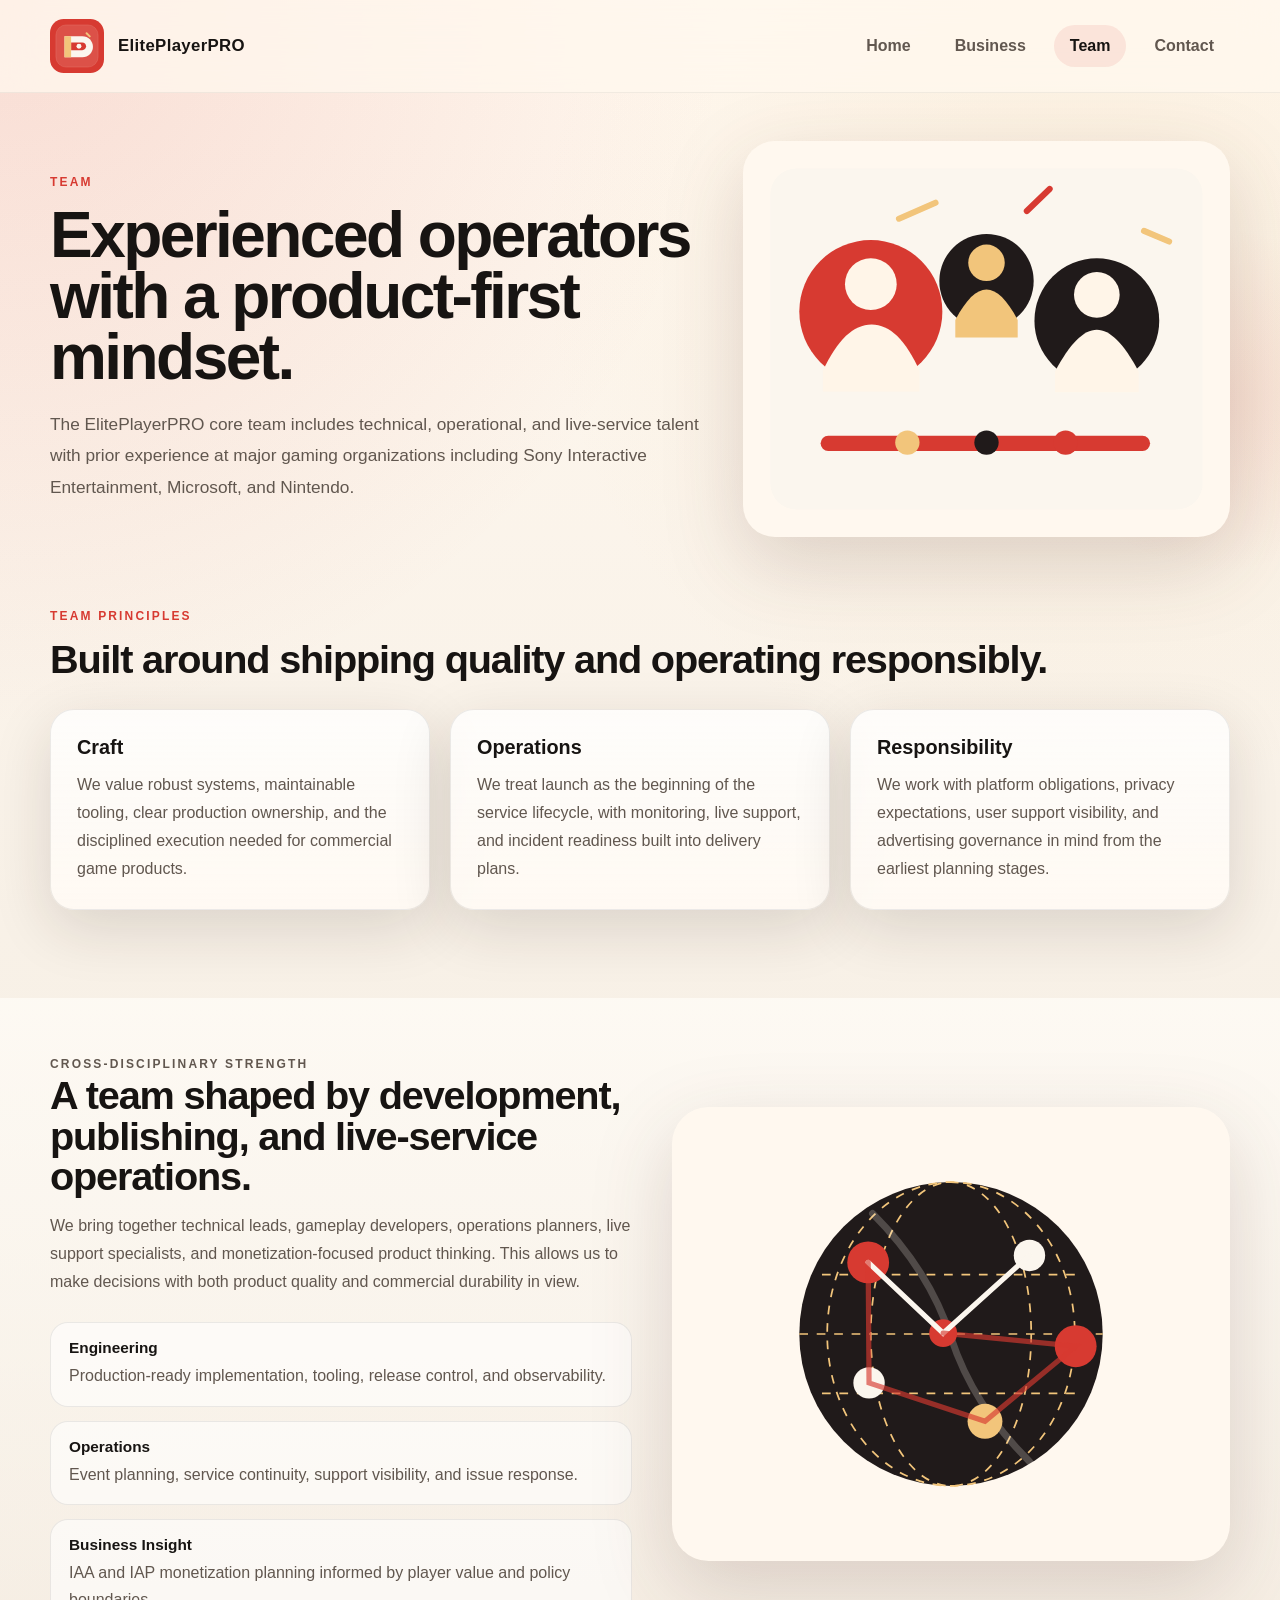
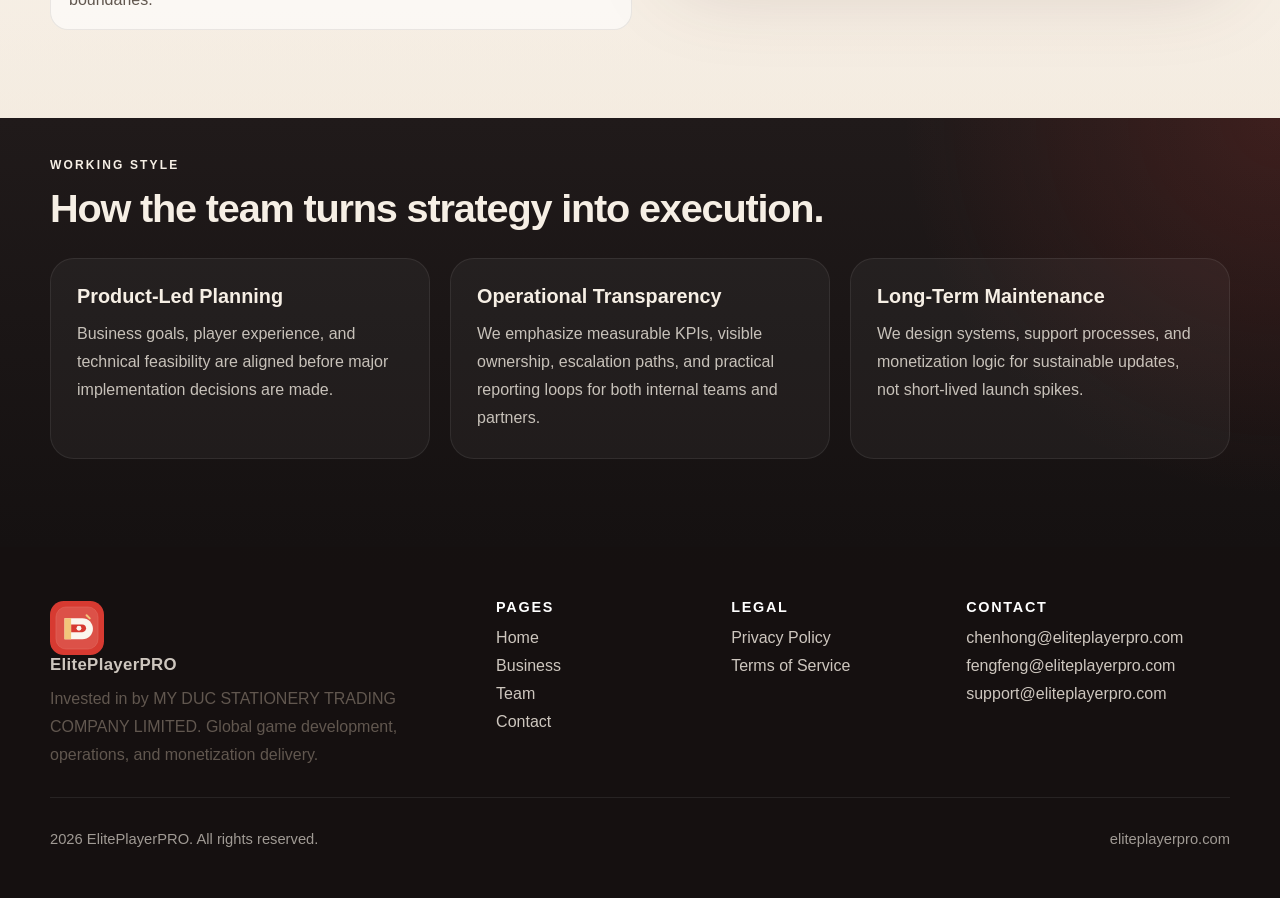
<file: team.html>
<!DOCTYPE html>
<html lang="en">
  <head>
    <meta charset="UTF-8" />
    <meta name="viewport" content="width=device-width, initial-scale=1.0" />
    <title>Team | ElitePlayerPRO</title>
    <meta
      name="description"
      content="Meet the ElitePlayerPRO team and learn about the leadership principles, experience base, and operational mindset behind our work."
    />
    <meta name="robots" content="index,follow" />
    <meta name="theme-color" content="#d73a31" />
    <meta property="og:title" content="Team | ElitePlayerPRO" />
    <meta
      property="og:description"
      content="Meet the ElitePlayerPRO team and learn about the leadership principles, experience base, and operational mindset behind our work."
    />
    <meta property="og:type" content="website" />
    <meta property="og:url" content="https://eliteplayerpro.com/team.html" />
    <meta property="og:image" content="https://eliteplayerpro.com/assets/svg/social-card.svg" />
    <meta property="og:site_name" content="ElitePlayerPRO" />
    <meta name="twitter:card" content="summary_large_image" />
    <meta name="twitter:title" content="Team | ElitePlayerPRO" />
    <meta
      name="twitter:description"
      content="Meet the ElitePlayerPRO team and learn about the leadership principles, experience base, and operational mindset behind our work."
    />
    <meta name="twitter:image" content="https://eliteplayerpro.com/assets/svg/social-card.svg" />
    <link rel="canonical" href="https://eliteplayerpro.com/team.html" />
    <link rel="icon" type="image/svg+xml" href="assets/svg/favicon.svg" />
    <link rel="stylesheet" href="assets/css/styles.css" />
  </head>
  <body data-page="team">
    <div class="site-shell">
      <header class="site-header">
        <div class="container header-row">
          <a class="brand" href="./" aria-label="ElitePlayerPRO home">
            <img src="assets/svg/logo-eliteplayerpro.svg" alt="ElitePlayerPRO logo" />
            <span>ElitePlayerPRO</span>
          </a>
          <button class="nav-toggle" type="button" aria-expanded="false" aria-label="Open navigation">
            <span></span>
            <span></span>
            <span></span>
          </button>
          <nav class="site-nav" aria-label="Primary">
            <a href="./">Home</a>
            <a href="business.html">Business</a>
            <a href="team.html">Team</a>
            <a href="contact.html">Contact</a>
          </nav>
        </div>
      </header>

      <main>
        <section class="subhero">
          <div class="container subhero-grid">
            <div class="reveal">
              <p class="eyebrow">Team</p>
              <h1>Experienced operators with a product-first mindset.</h1>
              <p class="lede">
                The ElitePlayerPRO core team includes technical, operational, and live-service talent
                with prior experience at major gaming organizations including Sony Interactive
                Entertainment, Microsoft, and Nintendo.
              </p>
            </div>
            <div class="reveal subhero-art">
              <img src="assets/svg/team-spark.svg" alt="Abstract illustration representing cross-functional game team collaboration" />
            </div>
          </div>
        </section>

        <section class="section">
          <div class="container">
            <div class="section-heading reveal">
              <p class="eyebrow">Team Principles</p>
              <h2>Built around shipping quality and operating responsibly.</h2>
            </div>
            <div class="card-grid card-grid-three">
              <article class="feature-card reveal">
                <h3>Craft</h3>
                <p>
                  We value robust systems, maintainable tooling, clear production ownership, and the
                  disciplined execution needed for commercial game products.
                </p>
              </article>
              <article class="feature-card reveal">
                <h3>Operations</h3>
                <p>
                  We treat launch as the beginning of the service lifecycle, with monitoring, live
                  support, and incident readiness built into delivery plans.
                </p>
              </article>
              <article class="feature-card reveal">
                <h3>Responsibility</h3>
                <p>
                  We work with platform obligations, privacy expectations, user support visibility,
                  and advertising governance in mind from the earliest planning stages.
                </p>
              </article>
            </div>
          </div>
        </section>

        <section class="section section-contrast">
          <div class="container split-panel">
            <div class="panel-copy reveal">
              <p class="eyebrow">Cross-Disciplinary Strength</p>
              <h2>A team shaped by development, publishing, and live-service operations.</h2>
              <p>
                We bring together technical leads, gameplay developers, operations planners, live
                support specialists, and monetization-focused product thinking. This allows us to make
                decisions with both product quality and commercial durability in view.
              </p>
              <div class="bullet-list compact-list">
                <div>
                  <strong>Engineering</strong>
                  <span>Production-ready implementation, tooling, release control, and observability.</span>
                </div>
                <div>
                  <strong>Operations</strong>
                  <span>Event planning, service continuity, support visibility, and issue response.</span>
                </div>
                <div>
                  <strong>Business Insight</strong>
                  <span>IAA and IAP monetization planning informed by player value and policy boundaries.</span>
                </div>
              </div>
            </div>
            <div class="panel-art reveal">
              <img src="assets/svg/world-network.svg" alt="Illustration of global game team collaboration" />
            </div>
          </div>
        </section>

        <section class="section section-dark">
          <div class="container">
            <div class="section-heading reveal">
              <p class="eyebrow">Working Style</p>
              <h2>How the team turns strategy into execution.</h2>
            </div>
            <div class="team-layout">
              <article class="team-card reveal">
                <h3>Product-Led Planning</h3>
                <p>
                  Business goals, player experience, and technical feasibility are aligned before major
                  implementation decisions are made.
                </p>
              </article>
              <article class="team-card reveal">
                <h3>Operational Transparency</h3>
                <p>
                  We emphasize measurable KPIs, visible ownership, escalation paths, and practical
                  reporting loops for both internal teams and partners.
                </p>
              </article>
              <article class="team-card reveal">
                <h3>Long-Term Maintenance</h3>
                <p>
                  We design systems, support processes, and monetization logic for sustainable updates,
                  not short-lived launch spikes.
                </p>
              </article>
            </div>
          </div>
        </section>
      </main>

      <footer class="site-footer">
        <div class="container footer-grid">
          <div>
            <a class="brand brand-footer" href="./">
              <img src="assets/svg/logo-eliteplayerpro.svg" alt="ElitePlayerPRO logo" />
              <span>ElitePlayerPRO</span>
            </a>
            <p>
              Invested in by MY DUC STATIONERY TRADING COMPANY LIMITED. Global game development,
              operations, and monetization delivery.
            </p>
          </div>
          <div>
            <h3>Pages</h3>
            <a href="./">Home</a>
            <a href="business.html">Business</a>
            <a href="team.html">Team</a>
            <a href="contact.html">Contact</a>
          </div>
          <div>
            <h3>Legal</h3>
            <a href="privacy.html">Privacy Policy</a>
            <a href="terms.html">Terms of Service</a>
          </div>
          <div>
            <h3>Contact</h3>
            <a href="mailto:chenhong@eliteplayerpro.com">chenhong@eliteplayerpro.com</a>
            <a href="mailto:fengfeng@eliteplayerpro.com">fengfeng@eliteplayerpro.com</a>
            <a href="mailto:support@eliteplayerpro.com">support@eliteplayerpro.com</a>
          </div>
        </div>
        <div class="container footer-base">
          <p><span id="year"></span> ElitePlayerPRO. All rights reserved.</p>
          <p>eliteplayerpro.com</p>
        </div>
      </footer>
    </div>

    <script src="assets/js/main.js"></script>
  </body>
</html>
</file>
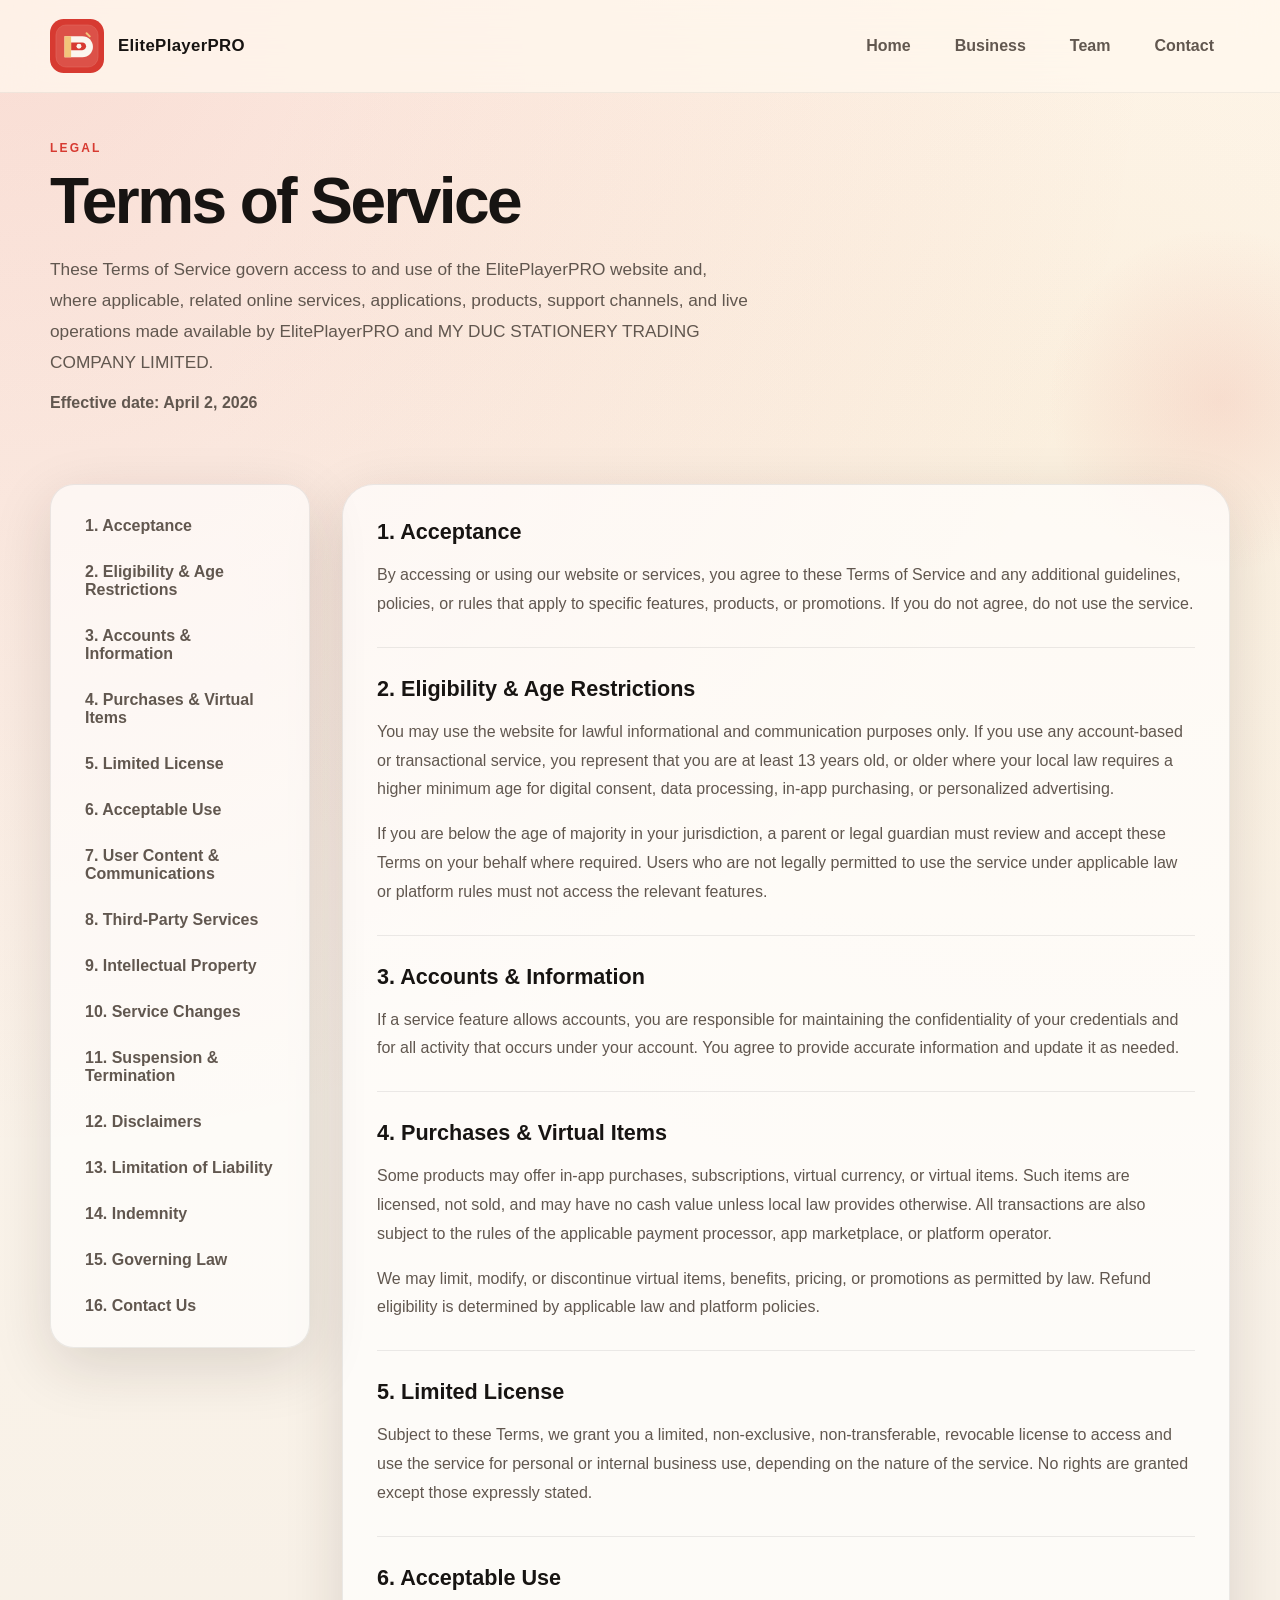
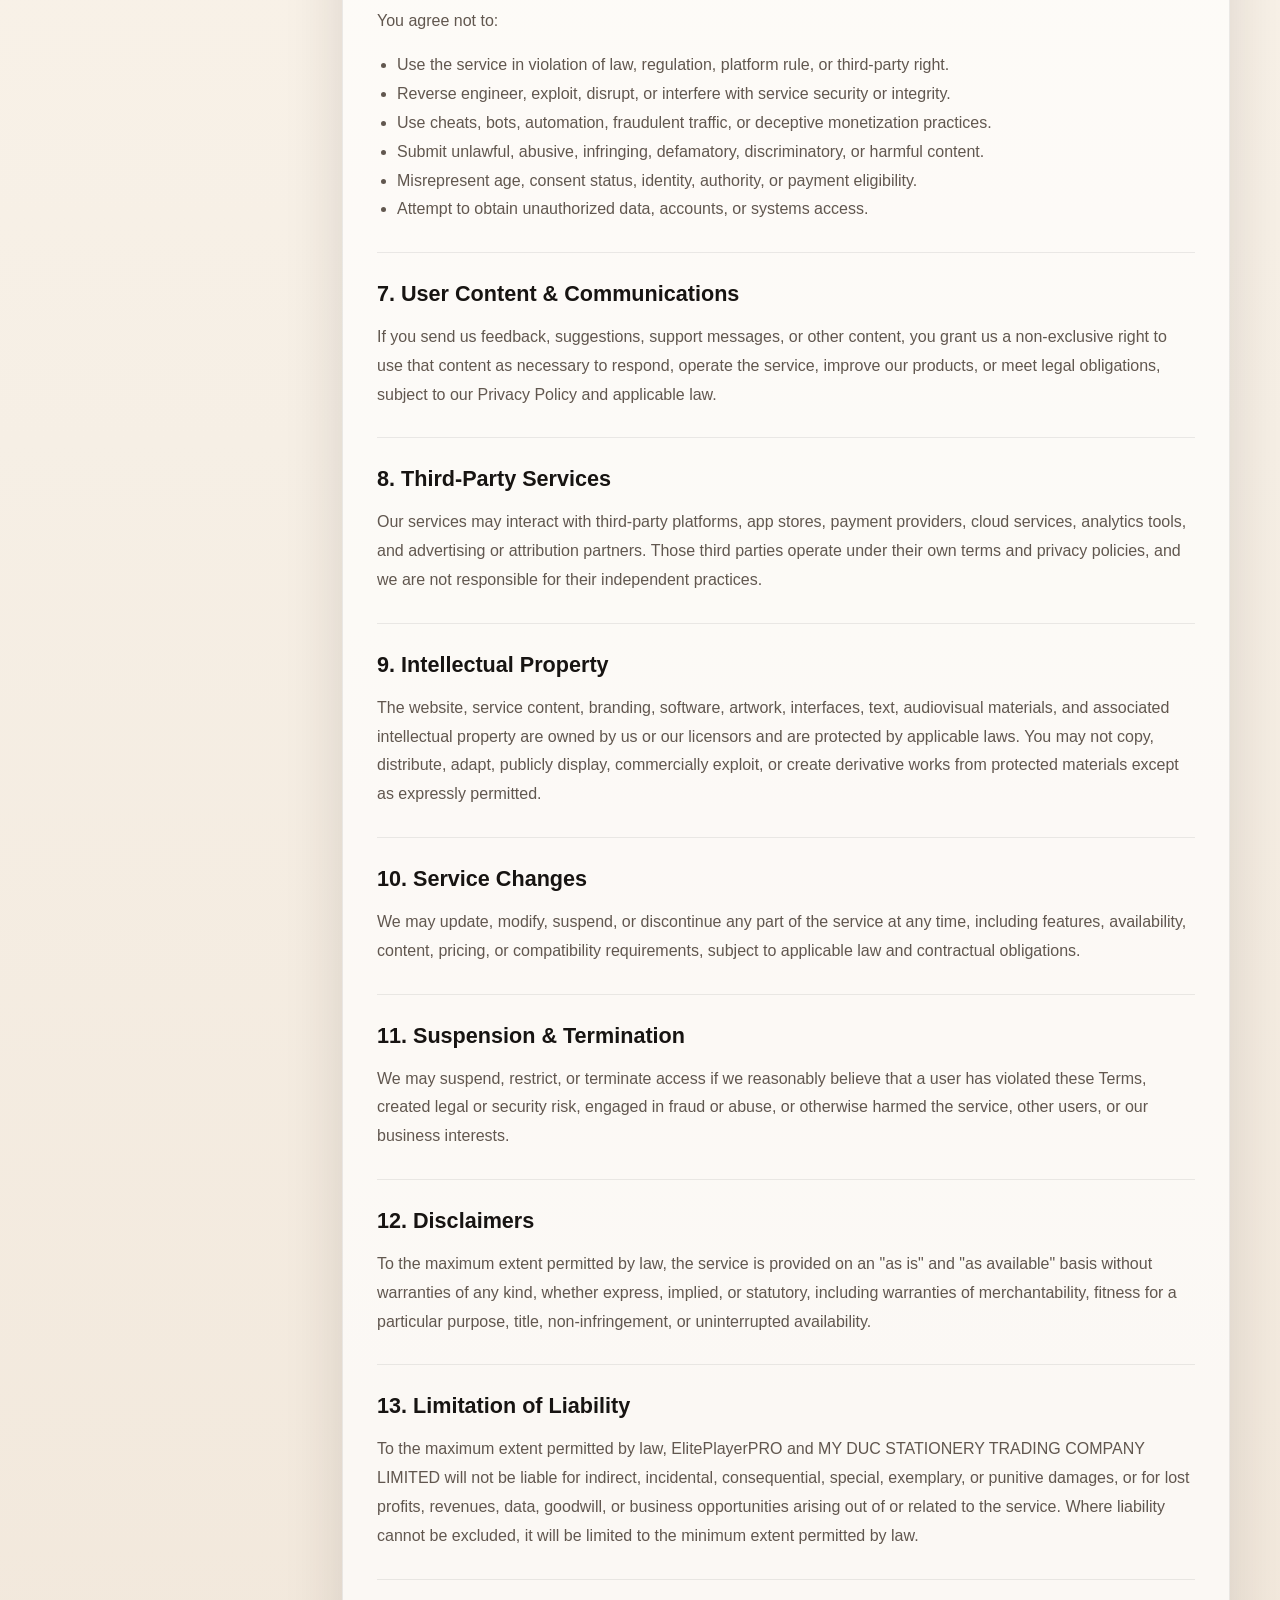
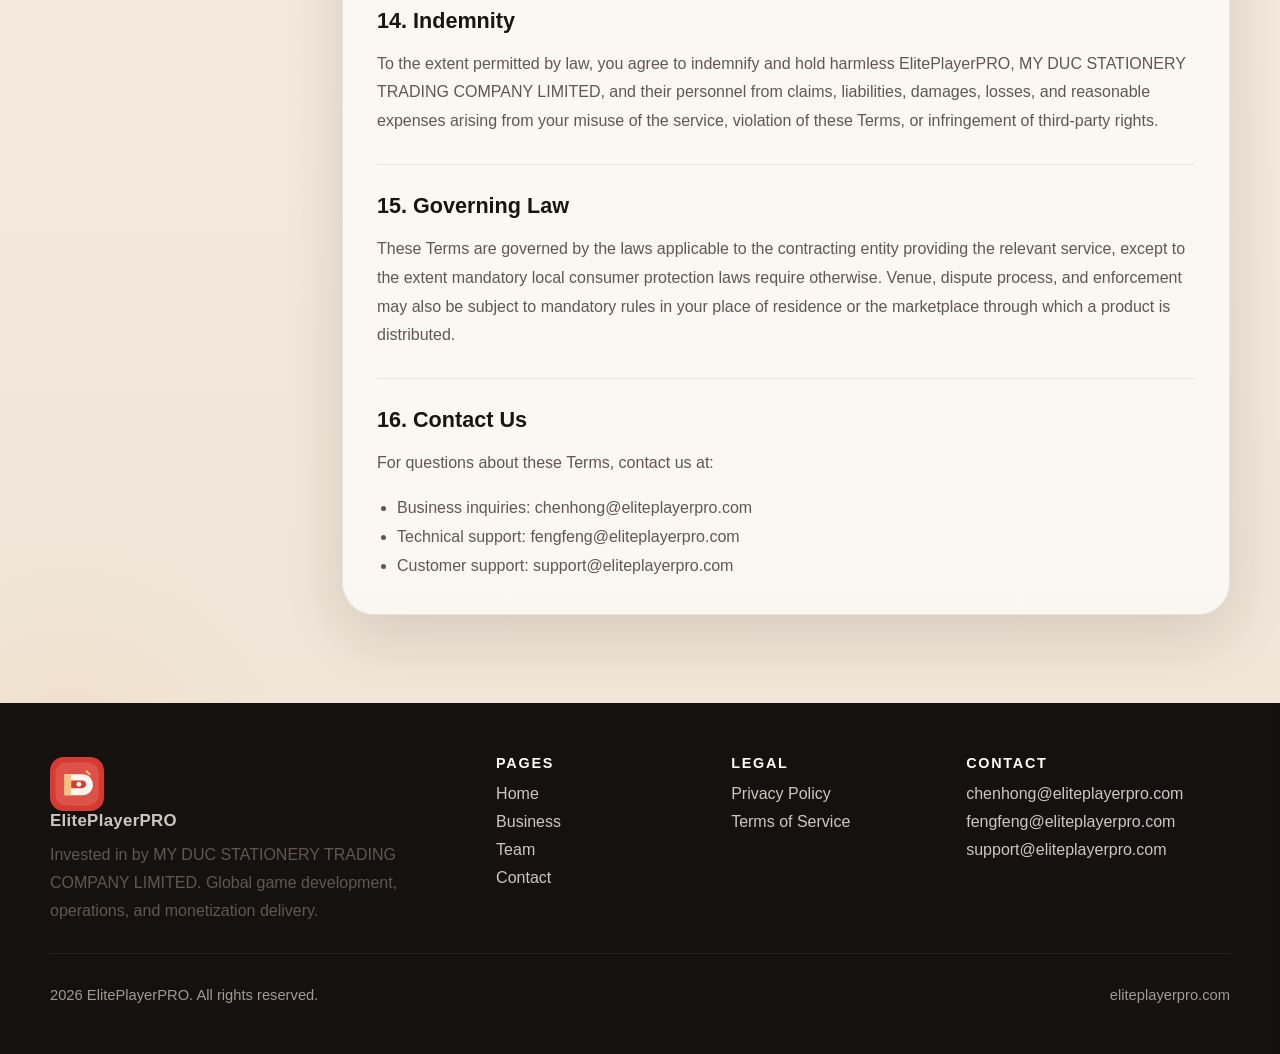
<file: terms.html>
<!DOCTYPE html>
<html lang="en">
  <head>
    <meta charset="UTF-8" />
    <meta name="viewport" content="width=device-width, initial-scale=1.0" />
    <title>Terms of Service | ElitePlayerPRO</title>
    <meta
      name="description"
      content="Read the ElitePlayerPRO Terms of Service, including age restrictions, acceptable use, intellectual property, and platform-related obligations."
    />
    <meta name="robots" content="index,follow" />
    <meta name="theme-color" content="#d73a31" />
    <meta property="og:title" content="Terms of Service | ElitePlayerPRO" />
    <meta
      property="og:description"
      content="Read the ElitePlayerPRO Terms of Service, including age restrictions, acceptable use, intellectual property, and platform-related obligations."
    />
    <meta property="og:type" content="website" />
    <meta property="og:url" content="https://eliteplayerpro.com/terms.html" />
    <meta property="og:image" content="https://eliteplayerpro.com/assets/svg/social-card.svg" />
    <meta property="og:site_name" content="ElitePlayerPRO" />
    <meta name="twitter:card" content="summary_large_image" />
    <meta name="twitter:title" content="Terms of Service | ElitePlayerPRO" />
    <meta
      name="twitter:description"
      content="Read the ElitePlayerPRO Terms of Service, including age restrictions, acceptable use, intellectual property, and platform-related obligations."
    />
    <meta name="twitter:image" content="https://eliteplayerpro.com/assets/svg/social-card.svg" />
    <link rel="canonical" href="https://eliteplayerpro.com/terms.html" />
    <link rel="icon" type="image/svg+xml" href="assets/svg/favicon.svg" />
    <link rel="stylesheet" href="assets/css/styles.css" />
  </head>
  <body data-page="terms">
    <div class="site-shell">
      <header class="site-header">
        <div class="container header-row">
          <a class="brand" href="./" aria-label="ElitePlayerPRO home">
            <img src="assets/svg/logo-eliteplayerpro.svg" alt="ElitePlayerPRO logo" />
            <span>ElitePlayerPRO</span>
          </a>
          <button class="nav-toggle" type="button" aria-expanded="false" aria-label="Open navigation">
            <span></span>
            <span></span>
            <span></span>
          </button>
          <nav class="site-nav" aria-label="Primary">
            <a href="./">Home</a>
            <a href="business.html">Business</a>
            <a href="team.html">Team</a>
            <a href="contact.html">Contact</a>
          </nav>
        </div>
      </header>

      <main>
        <section class="legal-hero">
          <div class="container reveal">
            <p class="eyebrow">Legal</p>
            <h1>Terms of Service</h1>
            <p class="lede">
              These Terms of Service govern access to and use of the ElitePlayerPRO website and, where
              applicable, related online services, applications, products, support channels, and live
              operations made available by ElitePlayerPRO and MY DUC STATIONERY TRADING COMPANY
              LIMITED.
            </p>
            <p class="legal-meta">Effective date: April 2, 2026</p>
          </div>
        </section>

        <section class="section legal-section">
          <div class="container legal-layout reveal">
            <aside class="legal-index">
              <a href="#acceptance">1. Acceptance</a>
              <a href="#eligibility">2. Eligibility & Age Restrictions</a>
              <a href="#accounts">3. Accounts & Information</a>
              <a href="#payments">4. Purchases & Virtual Items</a>
              <a href="#license">5. Limited License</a>
              <a href="#conduct">6. Acceptable Use</a>
              <a href="#ugc">7. User Content & Communications</a>
              <a href="#third-parties">8. Third-Party Services</a>
              <a href="#ip">9. Intellectual Property</a>
              <a href="#updates">10. Service Changes</a>
              <a href="#termination">11. Suspension & Termination</a>
              <a href="#disclaimers">12. Disclaimers</a>
              <a href="#liability">13. Limitation of Liability</a>
              <a href="#indemnity">14. Indemnity</a>
              <a href="#law">15. Governing Law</a>
              <a href="#contact-us">16. Contact Us</a>
            </aside>
            <article class="legal-article">
              <section id="acceptance">
                <h2>1. Acceptance</h2>
                <p>
                  By accessing or using our website or services, you agree to these Terms of Service
                  and any additional guidelines, policies, or rules that apply to specific features,
                  products, or promotions. If you do not agree, do not use the service.
                </p>
              </section>

              <section id="eligibility">
                <h2>2. Eligibility & Age Restrictions</h2>
                <p>
                  You may use the website for lawful informational and communication purposes only. If
                  you use any account-based or transactional service, you represent that you are at
                  least 13 years old, or older where your local law requires a higher minimum age for
                  digital consent, data processing, in-app purchasing, or personalized advertising.
                </p>
                <p>
                  If you are below the age of majority in your jurisdiction, a parent or legal guardian
                  must review and accept these Terms on your behalf where required. Users who are not
                  legally permitted to use the service under applicable law or platform rules must not
                  access the relevant features.
                </p>
              </section>

              <section id="accounts">
                <h2>3. Accounts & Information</h2>
                <p>
                  If a service feature allows accounts, you are responsible for maintaining the
                  confidentiality of your credentials and for all activity that occurs under your
                  account. You agree to provide accurate information and update it as needed.
                </p>
              </section>

              <section id="payments">
                <h2>4. Purchases & Virtual Items</h2>
                <p>
                  Some products may offer in-app purchases, subscriptions, virtual currency, or virtual
                  items. Such items are licensed, not sold, and may have no cash value unless local law
                  provides otherwise. All transactions are also subject to the rules of the applicable
                  payment processor, app marketplace, or platform operator.
                </p>
                <p>
                  We may limit, modify, or discontinue virtual items, benefits, pricing, or promotions
                  as permitted by law. Refund eligibility is determined by applicable law and platform
                  policies.
                </p>
              </section>

              <section id="license">
                <h2>5. Limited License</h2>
                <p>
                  Subject to these Terms, we grant you a limited, non-exclusive, non-transferable,
                  revocable license to access and use the service for personal or internal business use,
                  depending on the nature of the service. No rights are granted except those expressly
                  stated.
                </p>
              </section>

              <section id="conduct">
                <h2>6. Acceptable Use</h2>
                <p>You agree not to:</p>
                <ul>
                  <li>Use the service in violation of law, regulation, platform rule, or third-party right.</li>
                  <li>Reverse engineer, exploit, disrupt, or interfere with service security or integrity.</li>
                  <li>Use cheats, bots, automation, fraudulent traffic, or deceptive monetization practices.</li>
                  <li>Submit unlawful, abusive, infringing, defamatory, discriminatory, or harmful content.</li>
                  <li>Misrepresent age, consent status, identity, authority, or payment eligibility.</li>
                  <li>Attempt to obtain unauthorized data, accounts, or systems access.</li>
                </ul>
              </section>

              <section id="ugc">
                <h2>7. User Content & Communications</h2>
                <p>
                  If you send us feedback, suggestions, support messages, or other content, you grant
                  us a non-exclusive right to use that content as necessary to respond, operate the
                  service, improve our products, or meet legal obligations, subject to our Privacy
                  Policy and applicable law.
                </p>
              </section>

              <section id="third-parties">
                <h2>8. Third-Party Services</h2>
                <p>
                  Our services may interact with third-party platforms, app stores, payment providers,
                  cloud services, analytics tools, and advertising or attribution partners. Those third
                  parties operate under their own terms and privacy policies, and we are not responsible
                  for their independent practices.
                </p>
              </section>

              <section id="ip">
                <h2>9. Intellectual Property</h2>
                <p>
                  The website, service content, branding, software, artwork, interfaces, text,
                  audiovisual materials, and associated intellectual property are owned by us or our
                  licensors and are protected by applicable laws. You may not copy, distribute, adapt,
                  publicly display, commercially exploit, or create derivative works from protected
                  materials except as expressly permitted.
                </p>
              </section>

              <section id="updates">
                <h2>10. Service Changes</h2>
                <p>
                  We may update, modify, suspend, or discontinue any part of the service at any time,
                  including features, availability, content, pricing, or compatibility requirements,
                  subject to applicable law and contractual obligations.
                </p>
              </section>

              <section id="termination">
                <h2>11. Suspension & Termination</h2>
                <p>
                  We may suspend, restrict, or terminate access if we reasonably believe that a user has
                  violated these Terms, created legal or security risk, engaged in fraud or abuse, or
                  otherwise harmed the service, other users, or our business interests.
                </p>
              </section>

              <section id="disclaimers">
                <h2>12. Disclaimers</h2>
                <p>
                  To the maximum extent permitted by law, the service is provided on an "as is" and
                  "as available" basis without warranties of any kind, whether express, implied, or
                  statutory, including warranties of merchantability, fitness for a particular purpose,
                  title, non-infringement, or uninterrupted availability.
                </p>
              </section>

              <section id="liability">
                <h2>13. Limitation of Liability</h2>
                <p>
                  To the maximum extent permitted by law, ElitePlayerPRO and MY DUC STATIONERY TRADING
                  COMPANY LIMITED will not be liable for indirect, incidental, consequential, special,
                  exemplary, or punitive damages, or for lost profits, revenues, data, goodwill, or
                  business opportunities arising out of or related to the service. Where liability
                  cannot be excluded, it will be limited to the minimum extent permitted by law.
                </p>
              </section>

              <section id="indemnity">
                <h2>14. Indemnity</h2>
                <p>
                  To the extent permitted by law, you agree to indemnify and hold harmless
                  ElitePlayerPRO, MY DUC STATIONERY TRADING COMPANY LIMITED, and their personnel from
                  claims, liabilities, damages, losses, and reasonable expenses arising from your
                  misuse of the service, violation of these Terms, or infringement of third-party rights.
                </p>
              </section>

              <section id="law">
                <h2>15. Governing Law</h2>
                <p>
                  These Terms are governed by the laws applicable to the contracting entity providing
                  the relevant service, except to the extent mandatory local consumer protection laws
                  require otherwise. Venue, dispute process, and enforcement may also be subject to
                  mandatory rules in your place of residence or the marketplace through which a product
                  is distributed.
                </p>
              </section>

              <section id="contact-us">
                <h2>16. Contact Us</h2>
                <p>For questions about these Terms, contact us at:</p>
                <ul>
                  <li>Business inquiries: <a href="mailto:chenhong@eliteplayerpro.com">chenhong@eliteplayerpro.com</a></li>
                  <li>Technical support: <a href="mailto:fengfeng@eliteplayerpro.com">fengfeng@eliteplayerpro.com</a></li>
                  <li>Customer support: <a href="mailto:support@eliteplayerpro.com">support@eliteplayerpro.com</a></li>
                </ul>
              </section>
            </article>
          </div>
        </section>
      </main>

      <footer class="site-footer">
        <div class="container footer-grid">
          <div>
            <a class="brand brand-footer" href="./">
              <img src="assets/svg/logo-eliteplayerpro.svg" alt="ElitePlayerPRO logo" />
              <span>ElitePlayerPRO</span>
            </a>
            <p>
              Invested in by MY DUC STATIONERY TRADING COMPANY LIMITED. Global game development,
              operations, and monetization delivery.
            </p>
          </div>
          <div>
            <h3>Pages</h3>
            <a href="./">Home</a>
            <a href="business.html">Business</a>
            <a href="team.html">Team</a>
            <a href="contact.html">Contact</a>
          </div>
          <div>
            <h3>Legal</h3>
            <a href="privacy.html">Privacy Policy</a>
            <a href="terms.html">Terms of Service</a>
          </div>
          <div>
            <h3>Contact</h3>
            <a href="mailto:chenhong@eliteplayerpro.com">chenhong@eliteplayerpro.com</a>
            <a href="mailto:fengfeng@eliteplayerpro.com">fengfeng@eliteplayerpro.com</a>
            <a href="mailto:support@eliteplayerpro.com">support@eliteplayerpro.com</a>
          </div>
        </div>
        <div class="container footer-base">
          <p><span id="year"></span> ElitePlayerPRO. All rights reserved.</p>
          <p>eliteplayerpro.com</p>
        </div>
      </footer>
    </div>

    <script src="assets/js/main.js"></script>
  </body>
</html>
</file>
<file: assets/css/styles.css>
:root {
  --bg: #f6efe5;
  --bg-soft: #fff9f1;
  --surface: rgba(255, 250, 244, 0.88);
  --surface-strong: #fffdf9;
  --surface-dark: #181818;
  --surface-dark-alt: #231f1f;
  --text: #171412;
  --text-muted: #61574f;
  --text-on-dark: #f6efe5;
  --line: rgba(23, 20, 18, 0.1);
  --line-strong: rgba(23, 20, 18, 0.18);
  --accent: #d73a31;
  --accent-deep: #9d1f1f;
  --accent-soft: #ffe2d5;
  --gold: #e8bc72;
  --shadow: 0 18px 60px rgba(43, 25, 19, 0.14);
  --radius-xl: 32px;
  --radius-lg: 24px;
  --radius-md: 18px;
  --radius-sm: 12px;
  --container: 1180px;
  --header-height: 92px;
}

* {
  box-sizing: border-box;
}

html {
  scroll-behavior: smooth;
}

body {
  margin: 0;
  font-family: "Avenir Next", "Segoe UI", "Helvetica Neue", sans-serif;
  color: var(--text);
  background:
    radial-gradient(circle at top left, rgba(215, 58, 49, 0.14), transparent 26%),
    radial-gradient(circle at 85% 10%, rgba(232, 188, 114, 0.12), transparent 22%),
    linear-gradient(180deg, #fff8ef 0%, #f6efe5 48%, #efe3d5 100%);
  min-height: 100vh;
}

img {
  display: block;
  max-width: 100%;
}

a {
  color: inherit;
  text-decoration: none;
}

button,
a {
  transition: transform 180ms ease, color 180ms ease, background-color 180ms ease, border-color 180ms ease, opacity 180ms ease;
}

.site-shell {
  position: relative;
  overflow: clip;
}

.site-shell::before,
.site-shell::after {
  content: "";
  position: absolute;
  inset: auto;
  pointer-events: none;
  z-index: 0;
}

.site-shell::before {
  top: 220px;
  right: -120px;
  width: 360px;
  height: 360px;
  border-radius: 50%;
  background: radial-gradient(circle, rgba(215, 58, 49, 0.1) 0%, rgba(215, 58, 49, 0) 68%);
}

.site-shell::after {
  bottom: 100px;
  left: -140px;
  width: 420px;
  height: 420px;
  border-radius: 50%;
  background: radial-gradient(circle, rgba(232, 188, 114, 0.12) 0%, rgba(232, 188, 114, 0) 70%);
}

main,
.site-header,
.site-footer {
  position: relative;
  z-index: 1;
}

.container {
  width: min(calc(100% - 40px), var(--container));
  margin: 0 auto;
}

.site-header {
  position: sticky;
  top: 0;
  z-index: 20;
  backdrop-filter: blur(18px);
  background: rgba(255, 248, 239, 0.72);
  border-bottom: 1px solid rgba(23, 20, 18, 0.06);
}

.header-row {
  min-height: var(--header-height);
  display: flex;
  align-items: center;
  justify-content: space-between;
  gap: 20px;
}

.brand {
  display: inline-flex;
  align-items: center;
  gap: 14px;
  font-family: "Arial Narrow", "Avenir Next Condensed", "Trebuchet MS", sans-serif;
  font-size: 1.05rem;
  font-weight: 700;
  letter-spacing: 0.02em;
}

.brand img {
  width: 54px;
  height: 54px;
}

.site-nav {
  display: flex;
  align-items: center;
  gap: 12px;
}

.site-nav a {
  padding: 12px 16px;
  border-radius: 999px;
  color: var(--text-muted);
  font-weight: 700;
}

.site-nav a:hover,
.site-nav a.is-active {
  color: var(--text);
  background: rgba(215, 58, 49, 0.1);
}

.nav-toggle {
  display: none;
  border: 0;
  background: transparent;
  padding: 0;
  width: 48px;
  height: 48px;
  border-radius: 50%;
  align-items: center;
  justify-content: center;
  flex-direction: column;
  gap: 5px;
  cursor: pointer;
}

.nav-toggle span {
  width: 20px;
  height: 2px;
  border-radius: 999px;
  background: var(--text);
}

.hero,
.subhero,
.legal-hero {
  padding: 48px 0 32px;
}

.hero-home {
  position: relative;
  overflow: clip;
}

.hero-noise {
  position: absolute;
  inset: 0;
  opacity: 0.28;
  background-image:
    linear-gradient(rgba(255, 255, 255, 0.14) 1px, transparent 1px),
    linear-gradient(90deg, rgba(255, 255, 255, 0.1) 1px, transparent 1px);
  background-size: 44px 44px;
  mask-image: radial-gradient(circle at center, rgba(0, 0, 0, 1), transparent 78%);
  pointer-events: none;
}

.hero-grid,
.subhero-grid {
  display: grid;
  grid-template-columns: minmax(0, 1.2fr) minmax(320px, 0.9fr);
  gap: 44px;
  align-items: center;
}

.hero-copy,
.hero-art,
.subhero-art {
  position: relative;
}

.hero-stage {
  position: absolute;
  inset: 10% 8% auto auto;
  width: 72%;
  height: 72%;
  pointer-events: none;
}

.stage-ring,
.stage-spark {
  position: absolute;
  border-radius: 50%;
}

.stage-ring {
  inset: 12% 15%;
  border: 1px solid rgba(215, 58, 49, 0.18);
  animation: spin 24s linear infinite;
}

.stage-ring-two {
  inset: 2% 5%;
  border-style: dashed;
  border-color: rgba(242, 197, 123, 0.32);
  animation-direction: reverse;
  animation-duration: 32s;
}

.stage-spark {
  width: 18px;
  height: 18px;
  background: radial-gradient(circle, #f2c57b 0%, rgba(242, 197, 123, 0) 70%);
  box-shadow: 0 0 20px rgba(242, 197, 123, 0.45);
}

.stage-spark-one {
  top: 14%;
  right: 18%;
  animation: floatY 3.8s ease-in-out infinite;
}

.stage-spark-two {
  bottom: 24%;
  left: 12%;
  background: radial-gradient(circle, #d73a31 0%, rgba(215, 58, 49, 0) 70%);
  box-shadow: 0 0 20px rgba(215, 58, 49, 0.4);
  animation: floatY 4.4s ease-in-out infinite reverse;
}

.hero-copy h1,
.subhero h1,
.legal-hero h1 {
  margin: 0;
  font-family: "Arial Narrow", "Avenir Next Condensed", "Trebuchet MS", sans-serif;
  font-size: clamp(2.8rem, 5vw, 5.4rem);
  line-height: 0.95;
  letter-spacing: -0.04em;
}

.eyebrow {
  margin: 0 0 16px;
  color: var(--accent);
  text-transform: uppercase;
  letter-spacing: 0.18em;
  font-size: 0.75rem;
  font-weight: 800;
}

.lede {
  margin: 22px 0 0;
  max-width: 700px;
  font-size: 1.08rem;
  line-height: 1.8;
  color: var(--text-muted);
}

.hero-copy {
  padding: 28px 0;
}

.hero-actions {
  display: flex;
  flex-wrap: wrap;
  gap: 14px;
  margin-top: 28px;
}

.button {
  display: inline-flex;
  align-items: center;
  justify-content: center;
  min-height: 52px;
  padding: 0 24px;
  border-radius: 999px;
  border: 1px solid transparent;
  font-weight: 800;
  letter-spacing: 0.01em;
}

.button:hover {
  transform: translateY(-2px);
}

.button-primary {
  color: #fff;
  background: linear-gradient(135deg, var(--accent) 0%, #b92724 100%);
  box-shadow: 0 16px 30px rgba(215, 58, 49, 0.2);
}

.button-secondary {
  color: var(--text);
  background: rgba(255, 255, 255, 0.56);
  border-color: rgba(23, 20, 18, 0.12);
}

.hero-metrics {
  list-style: none;
  padding: 0;
  margin: 32px 0 0;
  display: grid;
  grid-template-columns: repeat(3, minmax(0, 1fr));
  gap: 14px;
}

.hero-metrics li,
.feature-card,
.service-card,
.process-card,
.contact-card,
.timeline-card,
.team-card {
  background: linear-gradient(180deg, rgba(255, 255, 255, 0.78), rgba(255, 250, 244, 0.9));
  border: 1px solid rgba(23, 20, 18, 0.08);
  box-shadow: var(--shadow);
  border-radius: var(--radius-lg);
}

.hero-metrics li {
  padding: 20px;
}

.hero-metrics strong {
  display: block;
  font-size: 1.02rem;
  margin-bottom: 8px;
}

.hero-metrics span {
  color: var(--text-muted);
  line-height: 1.6;
  font-size: 0.95rem;
}

.hero-art img,
.subhero-art img,
.panel-art img {
  width: 100%;
  max-width: 560px;
  margin-left: auto;
  filter: drop-shadow(0 26px 40px rgba(70, 28, 22, 0.16));
}

.hero-home .hero-art img {
  animation: heroFloat 7.5s ease-in-out infinite;
}

.marquee-strip {
  position: relative;
  overflow: hidden;
  margin: -4px 0 28px;
  padding: 14px 0;
  border-top: 1px solid rgba(23, 20, 18, 0.08);
  border-bottom: 1px solid rgba(23, 20, 18, 0.08);
  background: rgba(255, 250, 244, 0.62);
}

.marquee-track {
  display: flex;
  width: max-content;
  gap: 14px;
  animation: marqueeMove 28s linear infinite;
}

.marquee-track span {
  display: inline-flex;
  align-items: center;
  min-height: 40px;
  padding: 0 18px;
  border-radius: 999px;
  background: rgba(255, 255, 255, 0.82);
  border: 1px solid rgba(23, 20, 18, 0.08);
  color: var(--text);
  font-size: 0.94rem;
  font-weight: 800;
  letter-spacing: 0.02em;
  white-space: nowrap;
}

.section {
  padding: 40px 0 88px;
}

.section-contrast {
  background: linear-gradient(180deg, rgba(255, 252, 247, 0.76), rgba(246, 239, 229, 0.3));
}

.section-dark {
  background:
    radial-gradient(circle at top right, rgba(215, 58, 49, 0.16), transparent 28%),
    linear-gradient(180deg, #201a1a 0%, #151111 100%);
  color: var(--text-on-dark);
}

.section-dark .eyebrow,
.section-dark .section-heading h2,
.section-dark .timeline-card h3,
.section-dark .process-card span,
.section-dark .team-card h3,
.section-dark .team-card p {
  color: inherit;
}

.section-dark .timeline-card,
.section-dark .process-card,
.section-dark .team-card {
  background: rgba(255, 255, 255, 0.04);
  border-color: rgba(255, 255, 255, 0.08);
  box-shadow: none;
}

.section-heading {
  margin-bottom: 30px;
}

.section-heading h2,
.panel-copy h2,
.cta-banner h2 {
  margin: 0;
  font-family: "Arial Narrow", "Avenir Next Condensed", "Trebuchet MS", sans-serif;
  font-size: clamp(2rem, 3.1vw, 3.6rem);
  line-height: 1.02;
  letter-spacing: -0.03em;
}

.card-grid,
.service-grid,
.timeline-grid,
.process-grid,
.contact-grid,
.team-layout {
  display: grid;
  gap: 20px;
}

.card-grid-three,
.timeline-grid,
.contact-grid,
.team-layout {
  grid-template-columns: repeat(3, minmax(0, 1fr));
}

.service-grid {
  grid-template-columns: repeat(3, minmax(0, 1fr));
}

.process-grid {
  grid-template-columns: repeat(4, minmax(0, 1fr));
}

.feature-card,
.service-card,
.process-card,
.contact-card,
.timeline-card,
.team-card {
  padding: 26px;
}

.feature-card h3,
.service-card h3,
.timeline-card h3,
.team-card h3,
.contact-card h2 {
  margin: 0 0 12px;
  font-size: 1.24rem;
}

.feature-card p,
.service-card p,
.process-card p,
.contact-card p,
.timeline-card p,
.team-card p,
.panel-copy p,
.footer-grid p {
  margin: 0;
  color: var(--text-muted);
  line-height: 1.75;
}

.section-dark .timeline-card p,
.section-dark .process-card p,
.section-dark .team-card p {
  color: rgba(246, 239, 229, 0.78);
}

.split-panel {
  display: grid;
  grid-template-columns: minmax(0, 1fr) minmax(300px, 0.96fr);
  gap: 40px;
  align-items: center;
}

.reverse-panel {
  grid-template-columns: minmax(300px, 0.96fr) minmax(0, 1fr);
}

.reverse-panel .panel-art {
  order: 1;
}

.reverse-panel .panel-copy {
  order: 2;
}

.panel-copy p {
  margin-top: 16px;
}

.bullet-list {
  display: grid;
  gap: 14px;
  margin-top: 26px;
}

.bullet-list div {
  padding: 18px 20px;
  border-radius: var(--radius-md);
  background: rgba(255, 255, 255, 0.58);
  border: 1px solid rgba(23, 20, 18, 0.08);
}

.compact-list div {
  padding: 16px 18px;
}

.bullet-list strong {
  display: block;
  margin-bottom: 6px;
  font-size: 0.96rem;
}

.bullet-list span,
.bullet-list a {
  color: var(--text-muted);
  line-height: 1.65;
}

.timeline-card span,
.process-card span,
.contact-label {
  display: inline-flex;
  align-items: center;
  justify-content: center;
  min-width: 52px;
  min-height: 32px;
  padding: 0 12px;
  border-radius: 999px;
  background: rgba(215, 58, 49, 0.14);
  color: var(--accent);
  font-weight: 800;
  margin-bottom: 18px;
}

.process-card span {
  min-width: auto;
}

.cta-banner {
  display: flex;
  align-items: center;
  justify-content: space-between;
  gap: 24px;
  padding: 34px;
  border-radius: var(--radius-xl);
  background:
    linear-gradient(135deg, rgba(255, 255, 255, 0.78), rgba(255, 245, 236, 0.92)),
    linear-gradient(135deg, rgba(215, 58, 49, 0.08), rgba(232, 188, 114, 0.08));
  border: 1px solid rgba(23, 20, 18, 0.08);
  box-shadow: var(--shadow);
}

.cta-banner p {
  margin: 0 0 10px;
}

.site-footer {
  padding: 30px 0 36px;
  background: rgba(17, 13, 13, 0.98);
  color: rgba(246, 239, 229, 0.82);
}

.footer-grid {
  display: grid;
  grid-template-columns: 1.6fr 0.8fr 0.8fr 1fr;
  gap: 24px;
  padding: 14px 0 28px;
}

.brand-footer {
  margin-bottom: 14px;
  color: #fff;
}

.footer-grid h3 {
  margin: 8px 0 14px;
  font-size: 0.9rem;
  color: #fff;
  text-transform: uppercase;
  letter-spacing: 0.12em;
}

.footer-grid a {
  display: block;
  margin: 10px 0;
  color: rgba(246, 239, 229, 0.82);
}

.footer-grid a:hover,
.footer-grid a:focus-visible {
  color: #fff;
}

.footer-base {
  padding-top: 18px;
  border-top: 1px solid rgba(255, 255, 255, 0.08);
  display: flex;
  align-items: center;
  justify-content: space-between;
  gap: 18px;
  color: rgba(246, 239, 229, 0.62);
  font-size: 0.92rem;
}

.legal-meta {
  margin-top: 16px;
  color: var(--text-muted);
  font-weight: 700;
}

.legal-section {
  padding-top: 24px;
}

.legal-layout {
  display: grid;
  grid-template-columns: 260px minmax(0, 1fr);
  gap: 32px;
  align-items: start;
}

.legal-index {
  position: sticky;
  top: 112px;
  display: grid;
  gap: 8px;
  padding: 22px;
  border-radius: var(--radius-lg);
  background: rgba(255, 255, 255, 0.62);
  border: 1px solid rgba(23, 20, 18, 0.08);
  box-shadow: var(--shadow);
}

.legal-index a {
  padding: 10px 12px;
  border-radius: var(--radius-sm);
  color: var(--text-muted);
  font-weight: 700;
}

.legal-index a:hover {
  color: var(--text);
  background: rgba(215, 58, 49, 0.08);
}

.legal-article {
  padding: 34px;
  border-radius: var(--radius-xl);
  background: rgba(255, 255, 255, 0.68);
  border: 1px solid rgba(23, 20, 18, 0.08);
  box-shadow: var(--shadow);
}

.legal-article section + section {
  margin-top: 28px;
  padding-top: 28px;
  border-top: 1px solid rgba(23, 20, 18, 0.08);
}

.legal-article h2 {
  margin: 0 0 14px;
  font-size: 1.35rem;
}

.legal-article p,
.legal-article li {
  color: var(--text-muted);
  line-height: 1.8;
}

.legal-article ul {
  margin: 12px 0 0;
  padding-left: 20px;
}

.reveal {
  opacity: 0;
  transform: translateY(20px);
  transition: opacity 600ms ease, transform 600ms ease;
}

.reveal.is-visible {
  opacity: 1;
  transform: translateY(0);
}

@keyframes heroFloat {
  0%,
  100% {
    transform: translateY(0px);
  }

  50% {
    transform: translateY(-10px);
  }
}

@keyframes spin {
  from {
    transform: rotate(0deg);
  }

  to {
    transform: rotate(360deg);
  }
}

@keyframes floatY {
  0%,
  100% {
    transform: translateY(0px);
  }

  50% {
    transform: translateY(-12px);
  }
}

@keyframes marqueeMove {
  from {
    transform: translateX(0);
  }

  to {
    transform: translateX(-50%);
  }
}

@media (prefers-reduced-motion: reduce) {
  html {
    scroll-behavior: auto;
  }

  .reveal,
  .button,
  a,
  button {
    transition: none;
  }

  .hero-home .hero-art img,
  .stage-ring,
  .stage-spark,
  .marquee-track {
    animation: none;
  }

  .reveal {
    opacity: 1;
    transform: none;
  }
}

@media (max-width: 1080px) {
  .hero-grid,
  .subhero-grid,
  .split-panel,
  .reverse-panel,
  .service-grid,
  .process-grid,
  .footer-grid,
  .legal-layout,
  .card-grid-three,
  .timeline-grid,
  .contact-grid,
  .team-layout {
    grid-template-columns: 1fr 1fr;
  }

  .hero-metrics {
    grid-template-columns: 1fr;
  }

  .legal-index {
    position: static;
  }
}

@media (max-width: 760px) {
  :root {
    --header-height: 78px;
  }

  .container {
    width: min(calc(100% - 28px), var(--container));
  }

  .nav-toggle {
    display: inline-flex;
  }

  .site-nav {
    position: absolute;
    top: calc(100% + 10px);
    right: 14px;
    left: 14px;
    display: none;
    flex-direction: column;
    align-items: stretch;
    gap: 4px;
    padding: 12px;
    border-radius: var(--radius-lg);
    background: rgba(255, 248, 239, 0.96);
    border: 1px solid rgba(23, 20, 18, 0.08);
    box-shadow: var(--shadow);
  }

  .site-nav.is-open {
    display: flex;
  }

  .site-nav a {
    border-radius: var(--radius-md);
  }

  .hero,
  .subhero,
  .legal-hero {
    padding-top: 28px;
  }

  .hero-stage {
    inset: 12% 8% auto auto;
    width: 82%;
    height: 68%;
  }

  .marquee-strip {
    margin-bottom: 16px;
  }

  .hero-grid,
  .subhero-grid,
  .split-panel,
  .reverse-panel,
  .service-grid,
  .process-grid,
  .footer-grid,
  .legal-layout,
  .card-grid-three,
  .timeline-grid,
  .contact-grid,
  .team-layout,
  .cta-banner {
    grid-template-columns: 1fr;
  }

  .cta-banner,
  .footer-base {
    display: grid;
  }

  .feature-card,
  .service-card,
  .process-card,
  .contact-card,
  .timeline-card,
  .team-card,
  .legal-article {
    padding: 22px;
  }

  .hero-copy h1,
  .subhero h1,
  .legal-hero h1 {
    font-size: clamp(2.5rem, 11vw, 4rem);
  }

  .brand img {
    width: 46px;
    height: 46px;
  }
}
</file>
